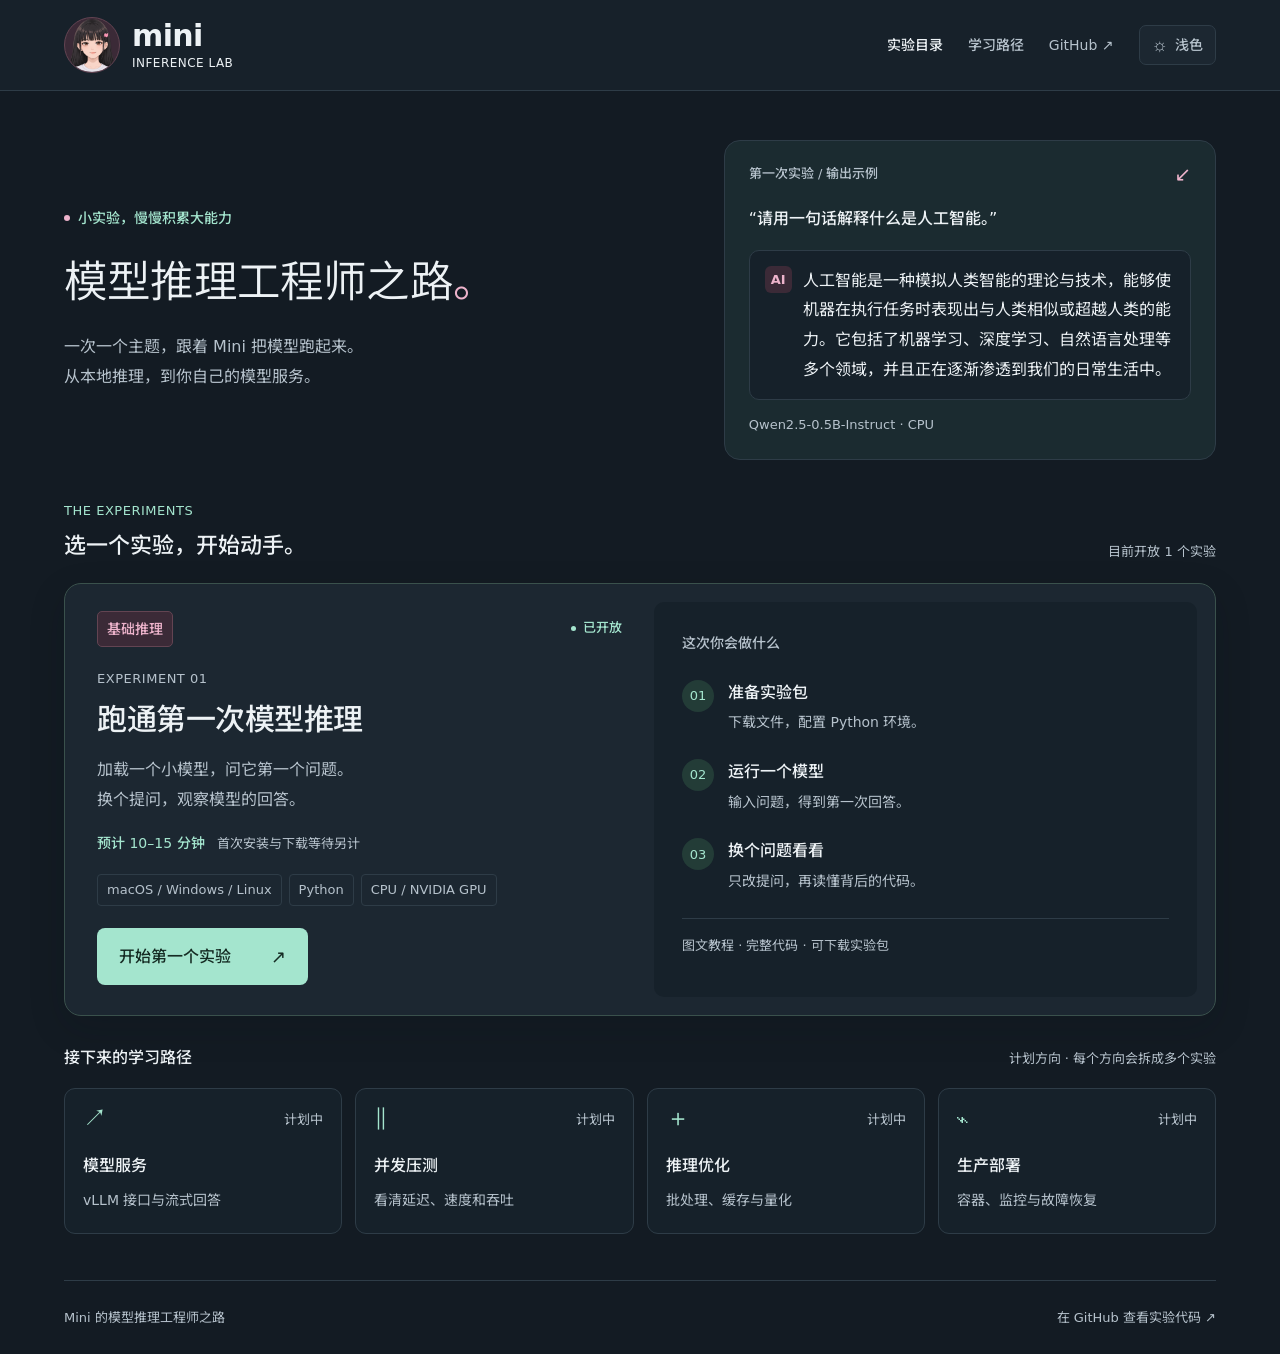
<file: docs/index.html>
<!doctype html>
<html lang="zh-CN" data-theme="dark">
<head>
  <meta charset="utf-8">
  <meta name="viewport" content="width=device-width, initial-scale=1">
  <meta name="theme-color" content="#131b23">
  <meta name="description" content="Mini 的模型推理工程师之路：一次一个小实验，图文教程、运行代码与实验包。">
  <title>课程目录 · Mini 的模型推理工程师之路</title>
  <link rel="canonical" href="https://newbdez33.github.io/mini-inference-lab/">
  <link rel="icon" href="assets/mini-head.png" type="image/png">
  <link rel="preload" href="assets/fonts/noto-sans-sc-lab.woff2" as="font" type="font/woff2" crossorigin>
  <script src="assets/theme.js?v=ef3ef90701ad"></script>
  <link rel="stylesheet" href="assets/site.css?v=419fb326dd50">
</head>
<body class="catalog-page">
  <a class="skip-link" href="#catalog">跳到实验目录</a>
  <header class="site-header">
    <a class="brand" href="./" aria-label="Mini Inference Lab 首页"><span class="avatar"><img src="assets/mini-head.png" alt="" width="56" height="56"></span><span>mini<span class="brand-sub">INFERENCE LAB</span></span></a>
    <nav aria-label="主导航">
      <a class="nav-catalog" href="#catalog" aria-current="page">实验目录</a>
      <a class="nav-roadmap" href="#roadmap">学习路径</a>
      <a class="nav-github" href="https://github.com/newbdez33/mini-inference-lab" target="_blank" rel="noopener">GitHub ↗</a>
      <button class="theme-toggle" type="button" aria-label="切换为浅色主题"><span data-theme-icon aria-hidden="true">☼</span><span data-theme-label>浅色</span></button>
    </nav>
  </header>
  <main class="lab-layout">
    <section class="lab-hero" aria-labelledby="page-title">
      <div class="lab-hero-copy">
        <p class="eyebrow"><span class="hero-dot" aria-hidden="true"></span> 小实验，慢慢积累大能力</p>
        <h1 id="page-title"><span class="title-phrase">模型推理</span><wbr><span class="title-phrase">工程师之路<span class="accent">。</span></span></h1>
        <p>一次一个主题，跟着 Mini 把模型跑起来。<br>从本地推理，到你自己的模型服务。</p>
      </div>
      <div class="lab-sample">
        <div class="sample-label"><span>第一次实验 / 输出示例</span><span aria-hidden="true">↙</span></div>
        <p class="sample-question">“请用一句话解释什么是人工智能。”</p>
        <div class="sample-answer"><span class="model-symbol" aria-hidden="true">AI</span><p>人工智能是一种模拟人类智能的理论与技术，能够使机器在执行任务时表现出与人类相似或超越人类的能力。它包括了机器学习、深度学习、自然语言处理等多个领域，并且正在逐渐渗透到我们的日常生活中。</p></div>
        <span class="sample-model">Qwen2.5-0.5B-Instruct · CPU</span>
      </div>
    </section>
    <section id="catalog" class="lab-catalog" aria-labelledby="catalog-title">
      <div class="section-label"><div><p class="eyebrow">THE EXPERIMENTS</p><h2 id="catalog-title">选一个实验，开始动手。</h2></div><span>目前开放 1 个实验</span></div>
      <article class="lab-feature">
        <div class="lab-feature-copy">
          <div class="feature-eyebrow"><span class="chapter-label">基础推理</span><span class="status-dot">已开放</span></div>
          <p class="feature-number">EXPERIMENT 01</p>
          <h3>跑通第一次模型推理</h3>
          <p class="lesson-copy">加载一个小模型，问它第一个问题。<br>换个提问，观察模型的回答。</p>
          <p class="experiment-time"><strong>预计 10–15 分钟</strong><span>首次安装与下载等待另计</span></p>
          <ul class="tags" aria-label="实验环境"><li>macOS / Windows / Linux</li><li>Python</li><li>CPU / NVIDIA GPU</li></ul>
          <a class="button" href="1/">开始第一个实验 <span aria-hidden="true">↗</span></a>
        </div>
        <div class="lab-recipe">
          <span class="recipe-title">这次你会做什么</span>
          <ol>
            <li><span>01</span><div><strong>准备实验包</strong><p>下载文件，配置 Python 环境。</p></div></li>
            <li><span>02</span><div><strong>运行一个模型</strong><p>输入问题，得到第一次回答。</p></div></li>
            <li><span>03</span><div><strong>换个问题看看</strong><p>只改提问，再读懂背后的代码。</p></div></li>
          </ol>
          <p class="recipe-bottom">图文教程 · 完整代码 · 可下载实验包</p>
        </div>
      </article>
    </section>
    <section id="roadmap" class="lab-roadmap" aria-labelledby="roadmap-title">
      <div class="planned-heading"><h2 id="roadmap-title">接下来的学习路径</h2><span>计划方向 · 每个方向会拆成多个实验</span></div>
      <div class="path-grid">
        <article><div class="path-top"><span class="path-icon" aria-hidden="true">↗</span><span>计划中</span></div><h3>模型服务</h3><p>vLLM 接口与流式回答</p></article>
        <article><div class="path-top"><span class="path-icon" aria-hidden="true">∥</span><span>计划中</span></div><h3>并发压测</h3><p>看清延迟、速度和吞吐</p></article>
        <article><div class="path-top"><span class="path-icon" aria-hidden="true">＋</span><span>计划中</span></div><h3>推理优化</h3><p>批处理、缓存与量化</p></article>
        <article><div class="path-top"><span class="path-icon" aria-hidden="true">⌁</span><span>计划中</span></div><h3>生产部署</h3><p>容器、监控与故障恢复</p></article>
      </div>
    </section>
  </main>
  <footer class="site-footer"><span>Mini 的模型推理工程师之路</span><a href="https://github.com/newbdez33/mini-inference-lab" target="_blank" rel="noopener">在 GitHub 查看实验代码 ↗</a></footer>
</body>
</html>
</file>
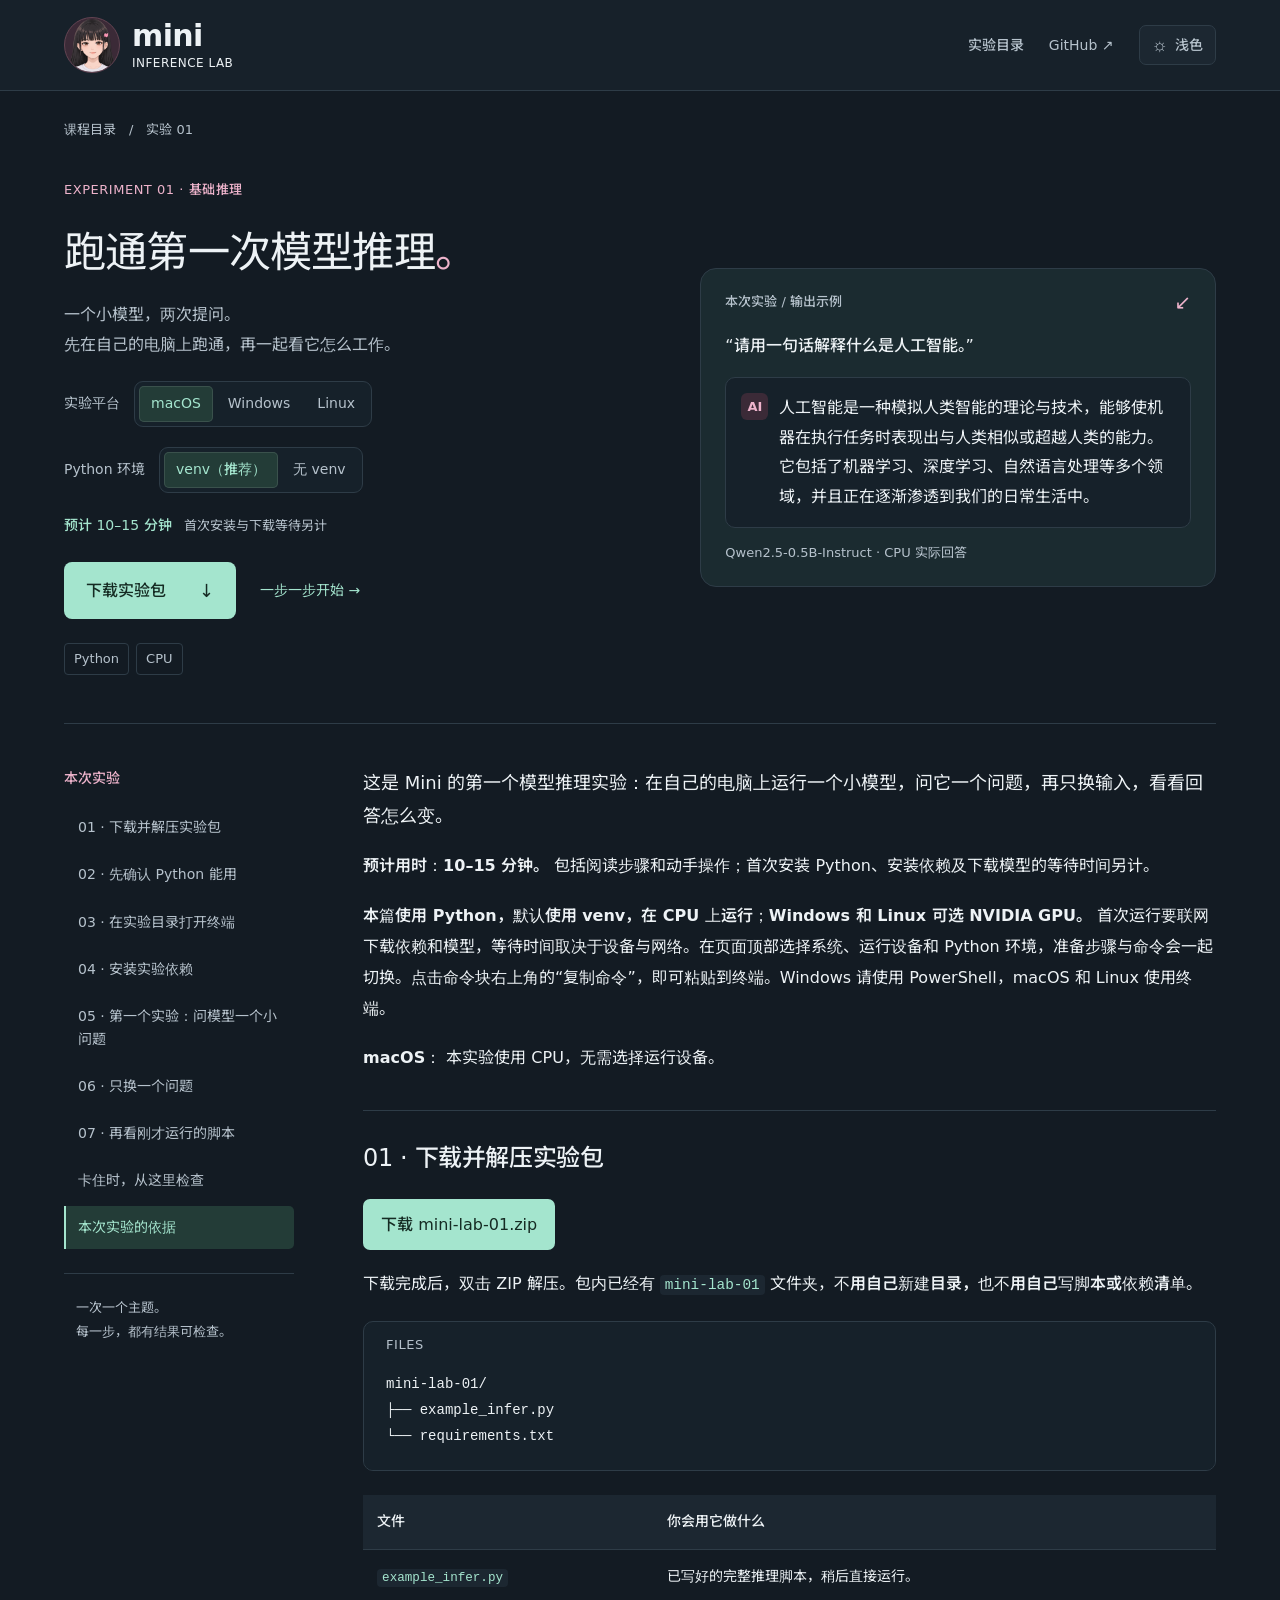
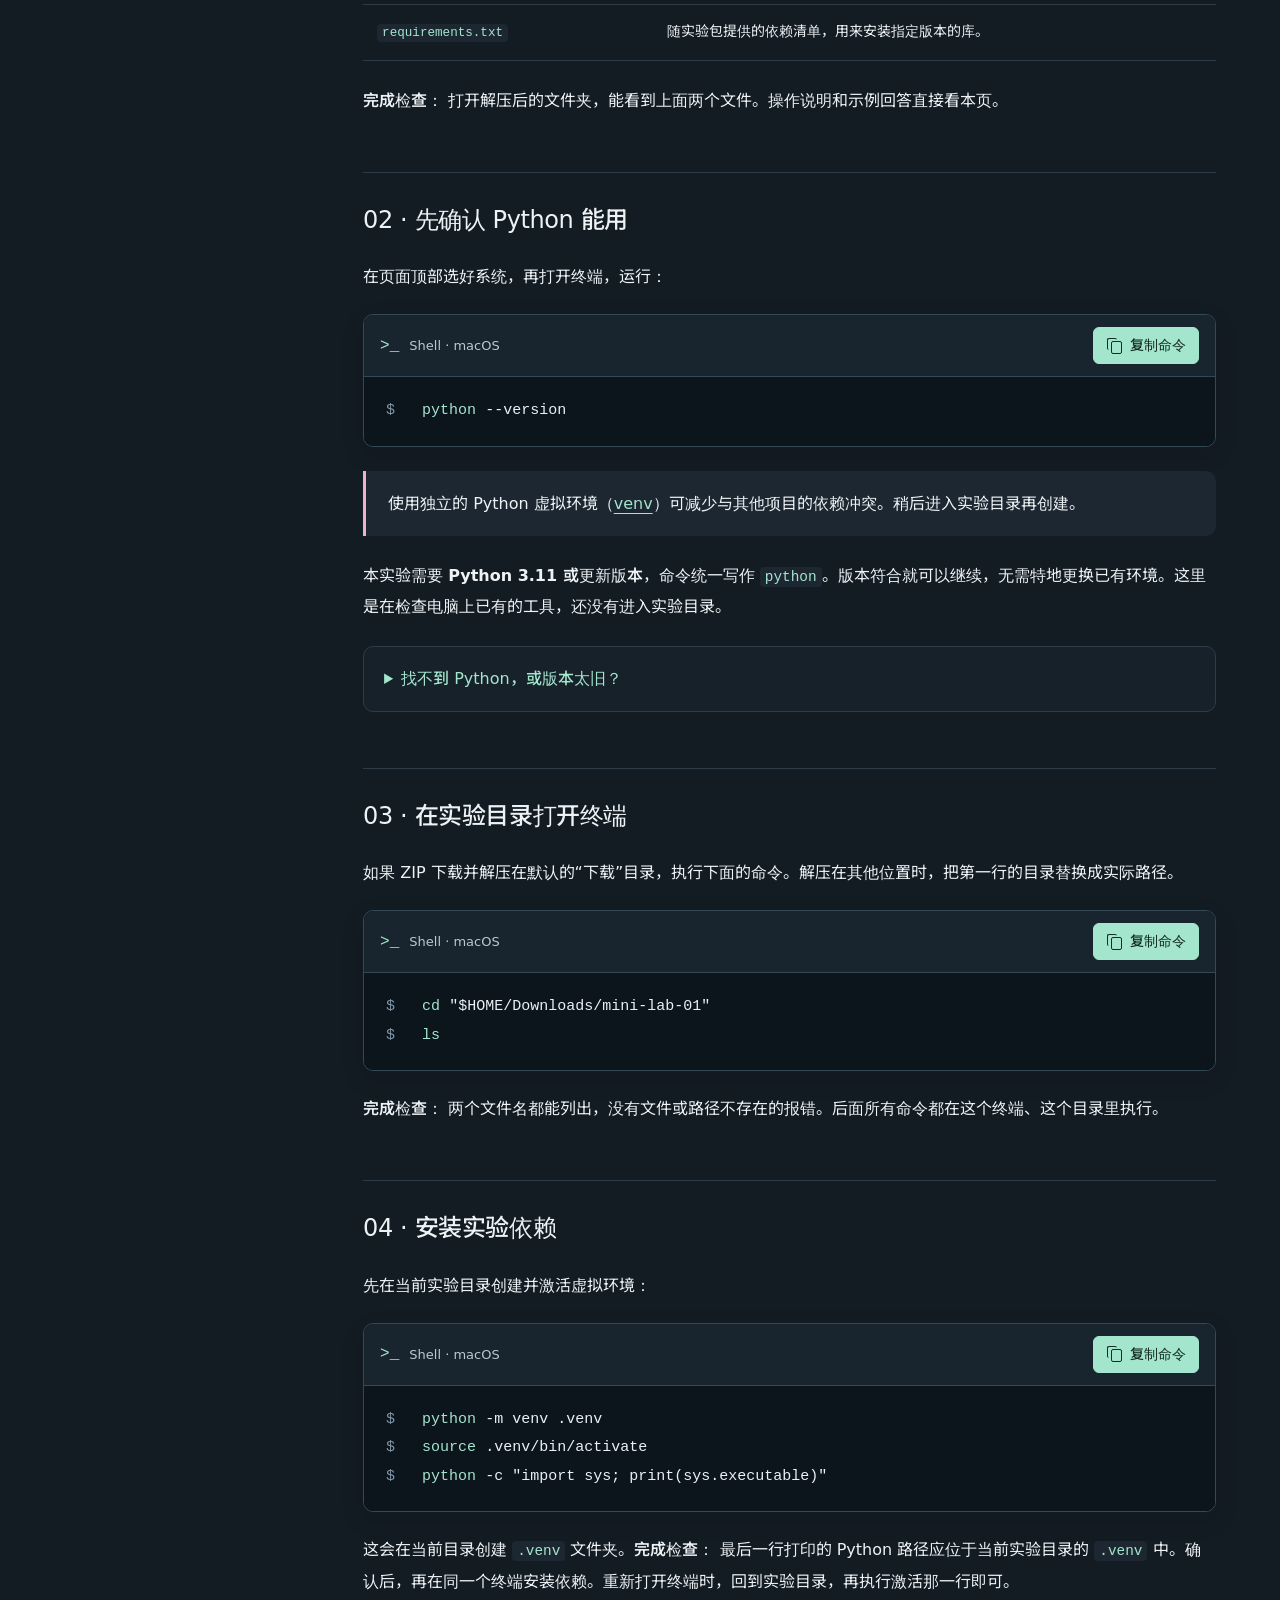
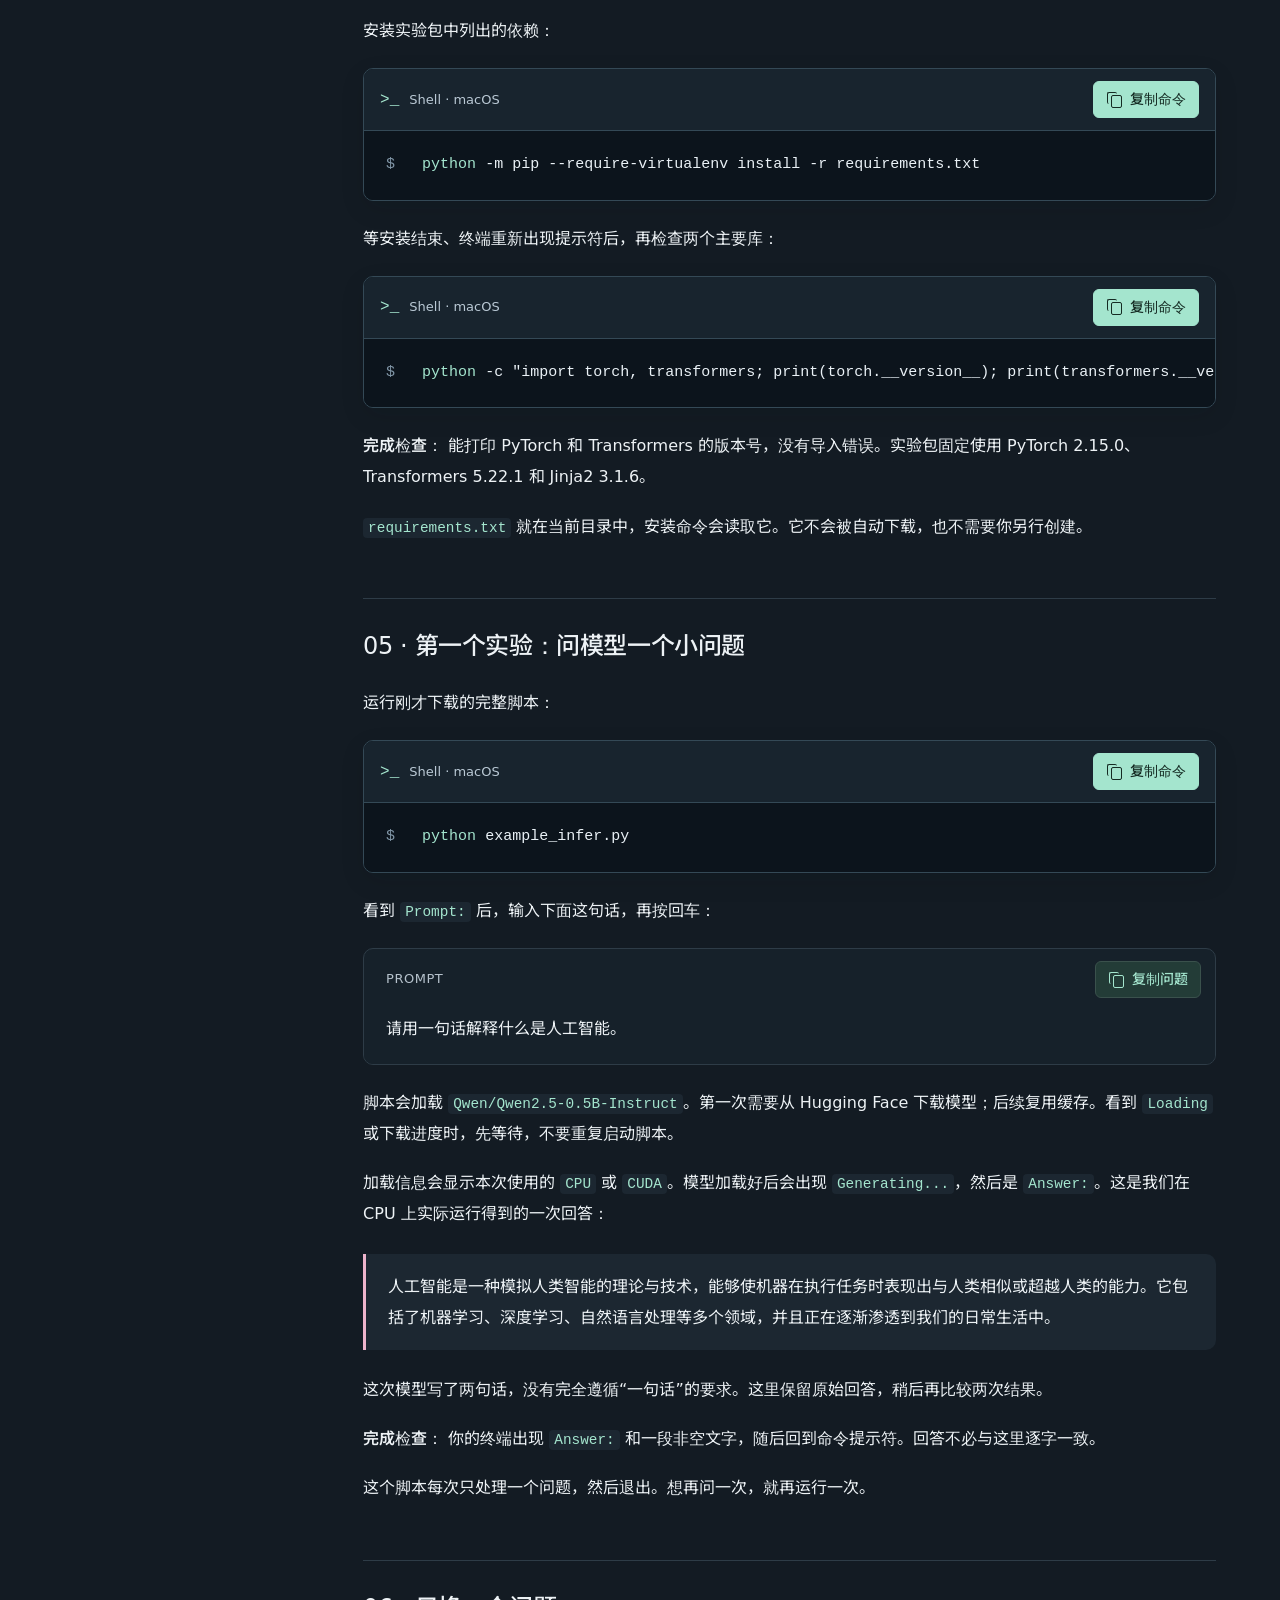
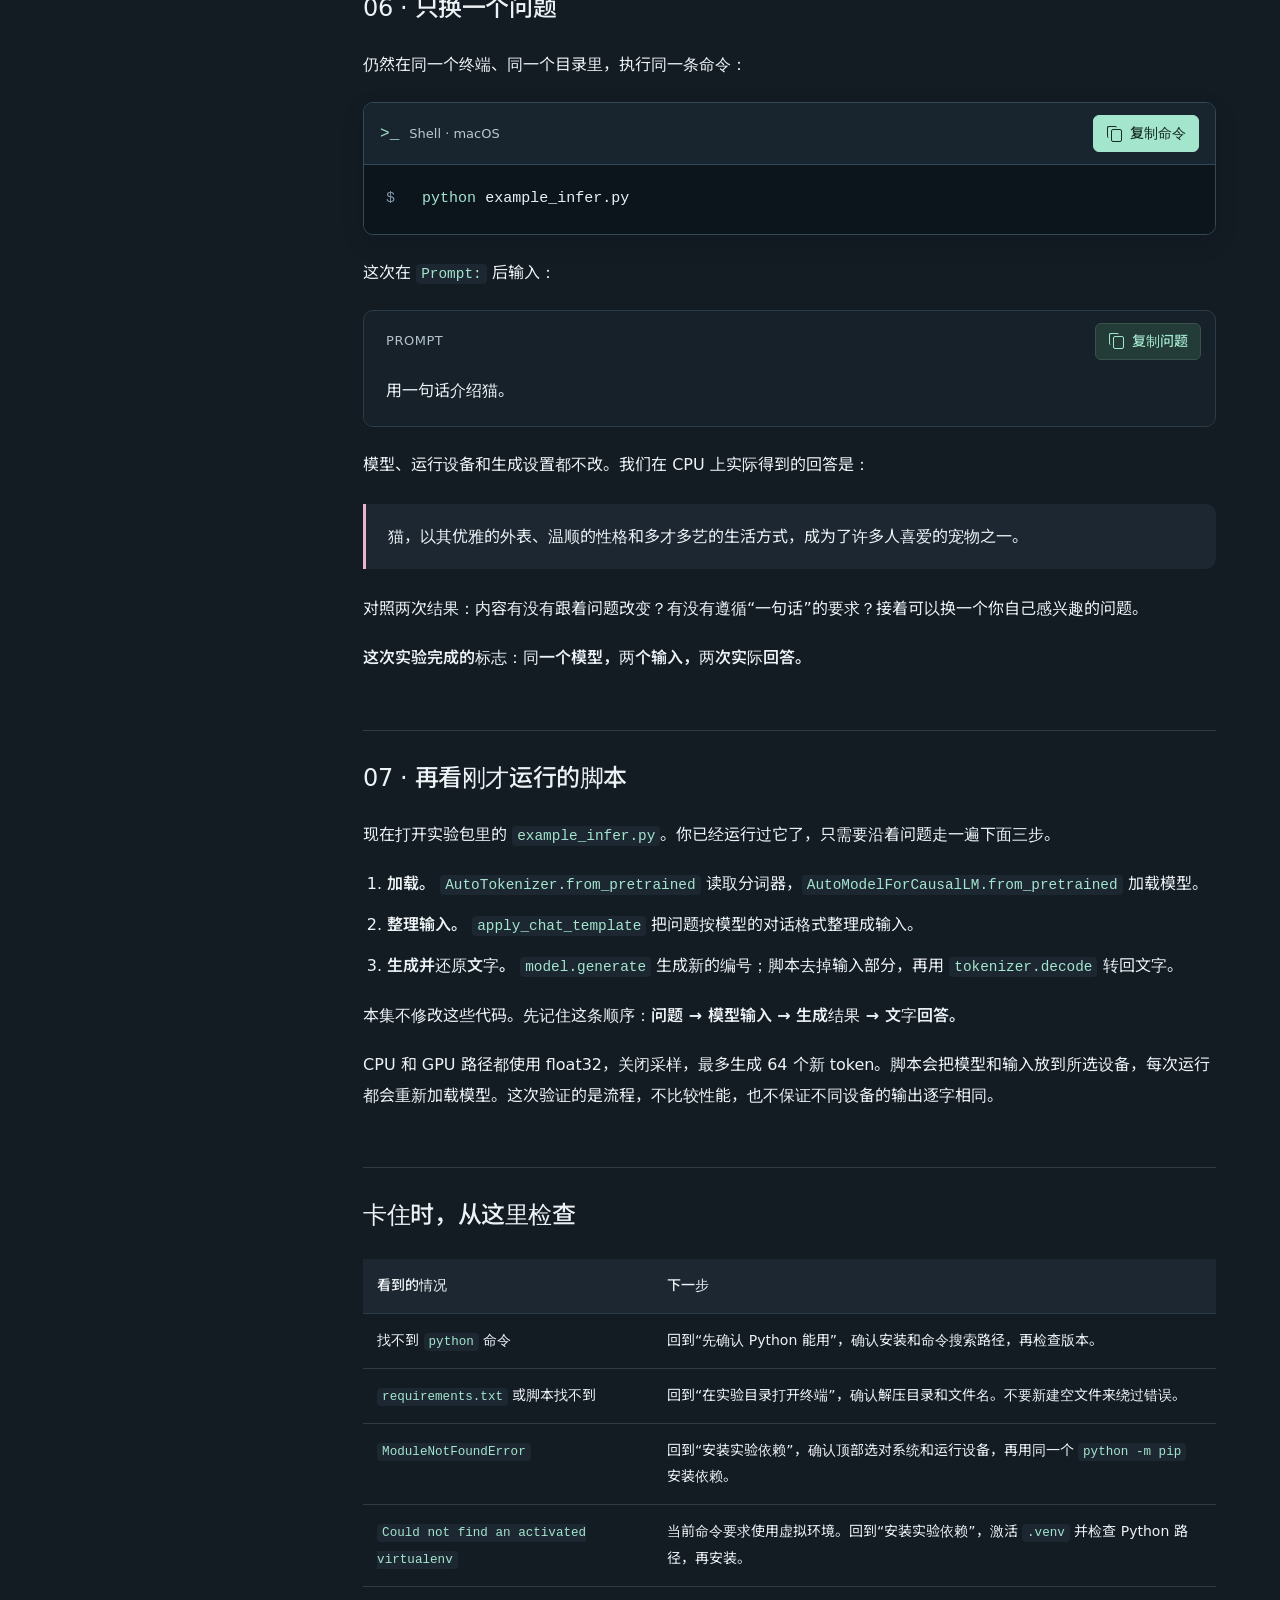
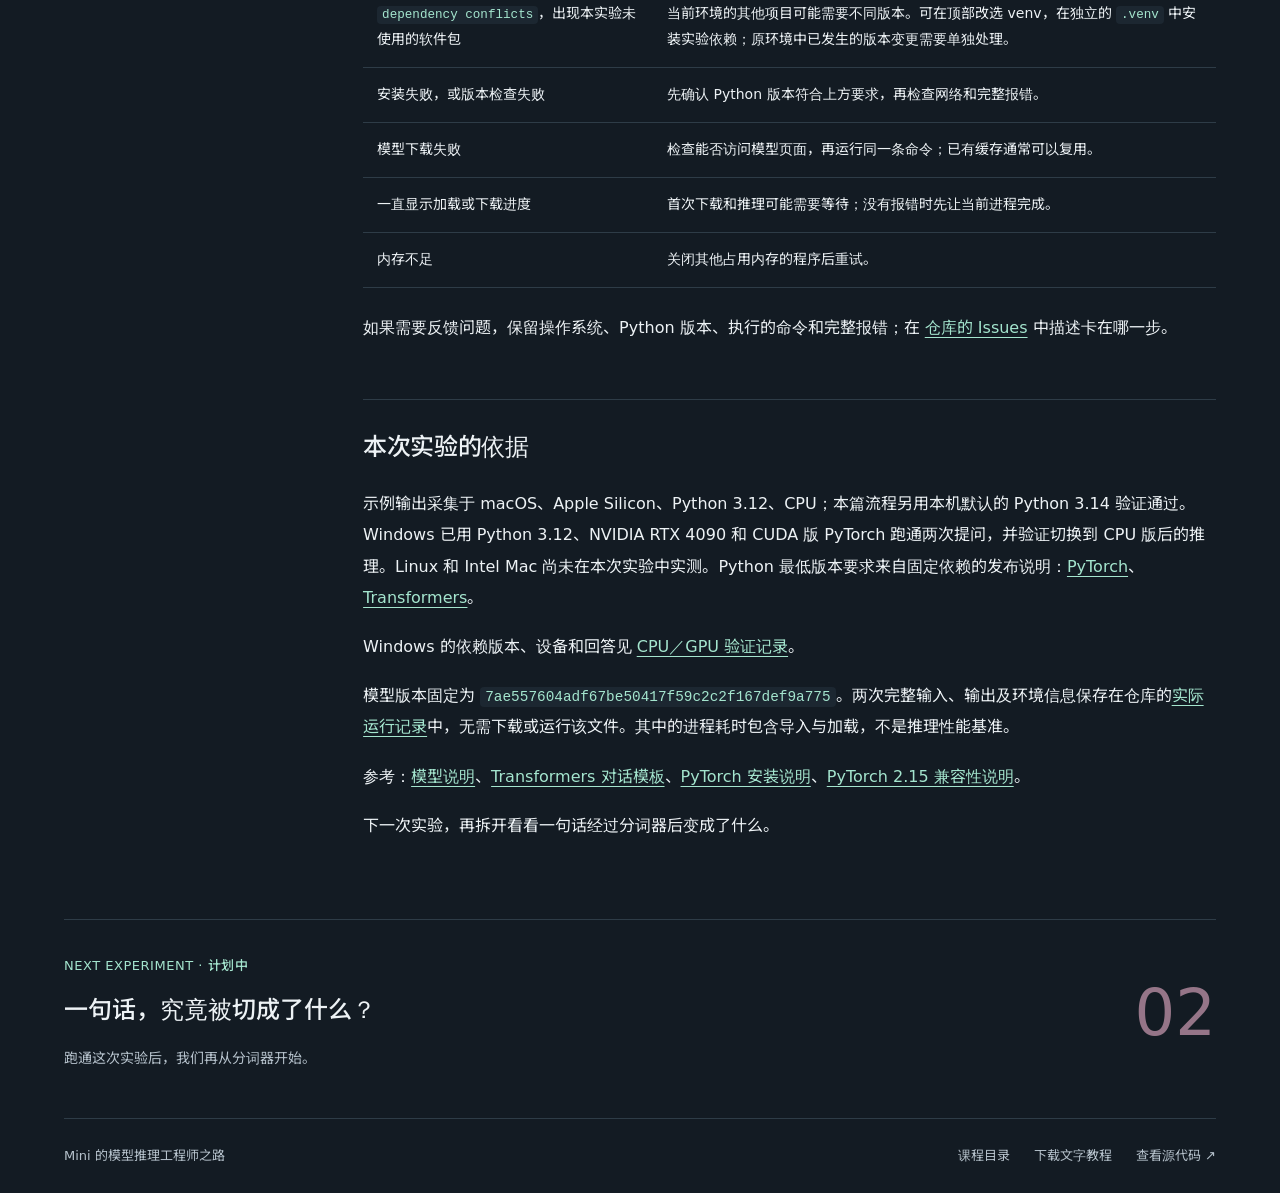
<file: docs/1/index.html>
<!doctype html>
<html lang="zh-CN" data-theme="dark">
<head>
  <meta charset="utf-8">
  <meta name="viewport" content="width=device-width, initial-scale=1">
  <meta name="theme-color" content="#131b23">
  <meta name="description" content="Mini 的第一个模型推理实验：下载实验包，准备 Python，在 CPU 或 NVIDIA GPU 上运行小模型，再换一个问题。">
  <title>跑通第一次模型推理 · Mini 的模型推理工程师之路</title>
  <link rel="canonical" href="https://newbdez33.github.io/mini-inference-lab/1/">
  <link rel="icon" href="../assets/mini-head.png" type="image/png">
  <link rel="preload" href="../assets/fonts/noto-sans-sc-lab.woff2" as="font" type="font/woff2" crossorigin>
  <script src="../assets/theme.js?v=ef3ef90701ad"></script>
  <link rel="stylesheet" href="../assets/site.css?v=419fb326dd50">
  <script src="../assets/site.js?v=951225164a22" defer></script>
</head>
<body class="lesson-page">
  <a class="skip-link" href="#tutorial">跳到教程正文</a>
  <header class="site-header">
    <a class="brand" href="../" aria-label="返回课程目录"><span class="avatar"><img src="../assets/mini-head.png" alt="" width="56" height="56"></span><span>mini<span class="brand-sub">INFERENCE LAB</span></span></a>
    <nav aria-label="主导航">
      <a class="nav-catalog" href="../#catalog">实验目录</a>
      <a class="nav-github" href="https://github.com/newbdez33/mini-inference-lab" target="_blank" rel="noopener">GitHub ↗</a>
      <button class="theme-toggle" type="button" aria-label="切换为浅色主题"><span data-theme-icon aria-hidden="true">☼</span><span data-theme-label>浅色</span></button>
    </nav>
  </header>
  <main class="lesson-layout">
    <nav class="breadcrumb" aria-label="课程位置"><a href="../">课程目录</a><span aria-hidden="true">/</span><span aria-current="page">实验 01</span></nav>
    <section class="lesson-hero" aria-labelledby="page-title">
      <div class="hero-copy">
        <p class="eyebrow">EXPERIMENT 01 · 基础推理</p>
        <h1 id="page-title">跑通第一次模型推理<span class="accent">。</span></h1>
        <p class="hero-description">一个小模型，两次提问。<br>先在自己的电脑上跑通，再一起看它怎么工作。</p>
        <div class="platform-switcher" hidden>
          <span id="platform-label">实验平台</span>
          <div class="platform-options" role="radiogroup" aria-labelledby="platform-label">
            <button type="button" role="radio" data-platform="macos" aria-checked="true">macOS</button>
            <button type="button" role="radio" data-platform="windows" aria-checked="false" tabindex="-1">Windows</button>
            <button type="button" role="radio" data-platform="linux" aria-checked="false" tabindex="-1">Linux</button>
          </div>
        </div>
        <div class="device-switcher" hidden>
          <span id="device-label">运行设备</span>
          <div class="device-options" role="radiogroup" aria-labelledby="device-label">
            <button type="button" role="radio" data-device="cpu" aria-checked="true">CPU</button>
            <button type="button" role="radio" data-device="cuda" aria-checked="false" tabindex="-1">GPU · NVIDIA CUDA</button>
          </div>
        </div>
        <div class="environment-switcher" hidden>
          <span id="environment-label">Python 环境</span>
          <div class="environment-options" role="radiogroup" aria-labelledby="environment-label">
            <button type="button" role="radio" data-environment="venv" aria-checked="true">venv（推荐）</button>
            <button type="button" role="radio" data-environment="current" aria-checked="false" tabindex="-1">无 venv</button>
          </div>
        </div>
        <p class="experiment-time"><strong>预计 10–15 分钟</strong><span>首次安装与下载等待另计</span></p>
        <div class="hero-actions"><a class="button" href="../downloads/mini-lab-01.zip" download>下载实验包 <span aria-hidden="true">↓</span></a><a class="secondary-link" href="#download">一步一步开始 →</a></div>
        <ul class="tags" aria-label="实验环境"><li>Python</li><li data-device-label>CPU</li></ul>
      </div>
      <div class="lab-sample lesson-sample" aria-label="本次实验的真实输出示例">
        <div class="sample-label"><span>本次实验 / 输出示例</span><span aria-hidden="true">↙</span></div>
        <p class="sample-question">“请用一句话解释什么是人工智能。”</p>
        <div class="sample-answer"><span class="model-symbol" aria-hidden="true">AI</span><p>人工智能是一种模拟人类智能的理论与技术，能够使机器在执行任务时表现出与人类相似或超越人类的能力。它包括了机器学习、深度学习、自然语言处理等多个领域，并且正在逐渐渗透到我们的日常生活中。</p></div>
        <span class="sample-model">Qwen2.5-0.5B-Instruct · CPU 实际回答</span>
      </div>
    </section>
    <div class="tutorial-layout">
      <aside class="sidebar">
        <nav aria-label="教程目录"><p class="nav-label">本次实验</p><div class="toc">
<ul>
<li><a href="#01">01 · 下载并解压实验包</a></li>
<li><a href="#02-python">02 · 先确认 Python 能用</a></li>
<li><a href="#03">03 · 在实验目录打开终端</a></li>
<li><a href="#04">04 · 安装实验依赖</a></li>
<li><a href="#05">05 · 第一个实验：问模型一个小问题</a></li>
<li><a href="#06">06 · 只换一个问题</a></li>
<li><a href="#07">07 · 再看刚才运行的脚本</a></li>
<li><a href="#_1">卡住时，从这里检查</a></li>
<li><a href="#_2">本次实验的依据</a></li>
</ul>
</div>
</nav>
        <p class="sidebar-note">一次一个主题。<br>每一步，都有结果可检查。</p>
      </aside>
      <article id="tutorial" class="tutorial"><p>这是 Mini 的第一个模型推理实验：在自己的电脑上运行一个小模型，问它一个问题，再只换输入，看看回答怎么变。</p>
<p><strong>预计用时：10–15 分钟。</strong> 包括阅读步骤和动手操作；首次安装 Python、安装依赖及下载模型的等待时间另计。</p>
<p><strong>本篇使用 Python，默认使用 venv，在 CPU 上运行；Windows 和 Linux 可选 NVIDIA GPU。</strong> 首次运行要联网下载依赖和模型，等待时间取决于设备与网络。在页面顶部选择系统、运行设备和 Python 环境，准备步骤与命令会一起切换。点击命令块右上角的“复制命令”，即可粘贴到终端。Windows 请使用 PowerShell，macOS 和 Linux 使用终端。</p>
<div data-platforms="macos">
<p><strong>macOS：</strong> 本实验使用 CPU，无需选择运行设备。</p>
</div>
<div data-devices="cuda" data-platforms="windows linux">
<p><strong>GPU 模式：</strong> 需要受 <a href="https://github.com/pytorch/pytorch/blob/v2.15.0/RELEASE.md#release-compatibility-matrix">PyTorch 2.15 支持</a>的 NVIDIA 显卡，以及支持 CUDA 13.2 的驱动。不确定是否支持时，先选 CPU 完成实验。</p>
</div>
<p><a id="download"></a></p>
<h2 id="01">01 · 下载并解压实验包</h2>
<p><a href="../downloads/mini-lab-01.zip">下载 mini-lab-01.zip</a></p>
<p>下载完成后，双击 ZIP 解压。包内已经有 <code>mini-lab-01</code> 文件夹，<strong>不用自己新建目录，也不用自己写脚本或依赖清单</strong>。</p>
<pre><code class="language-text">mini-lab-01/
├── example_infer.py
└── requirements.txt
</code></pre>
<table>
<thead>
<tr>
<th>文件</th>
<th>你会用它做什么</th>
</tr>
</thead>
<tbody>
<tr>
<td><code>example_infer.py</code></td>
<td>已写好的完整推理脚本，稍后直接运行。</td>
</tr>
<tr>
<td><code>requirements.txt</code></td>
<td>随实验包提供的依赖清单，用来安装指定版本的库。</td>
</tr>
</tbody>
</table>
<p><strong>完成检查：</strong> 打开解压后的文件夹，能看到上面两个文件。操作说明和示例回答直接看本页。</p>
<p><a id="python"></a></p>
<h2 id="02-python">02 · 先确认 Python 能用</h2>
<p>在页面顶部选好系统，再打开终端，运行：</p>
<div class="platform-commands">
<div data-platforms="macos linux">
<p><strong>macOS · Linux</strong></p>
<pre><code class="language-sh">python --version
</code></pre>
</div>
<div data-platforms="windows">
<p><strong>Windows · PowerShell</strong></p>
<pre><code class="language-powershell">python --version
</code></pre>
</div>
</div>
<div data-environments="venv">
<blockquote>
<p>使用独立的 Python 虚拟环境（<a href="https://docs.python.org/zh-cn/3/library/venv.html">venv</a>）可减少与其他项目的依赖冲突。稍后进入实验目录再创建。</p>
</blockquote>
</div>
<div data-environments="current">
<blockquote>
<p>无 venv 时，依赖会安装到当前 Python 环境，可能影响其他项目。需要隔离时，可在顶部改选 <a href="https://docs.python.org/zh-cn/3/library/venv.html">venv</a>。</p>
</blockquote>
</div>
<p>本实验需要 <strong>Python 3.11 或更新版本</strong>，命令统一写作 <code>python</code>。版本符合就可以继续，无需特地更换已有环境。这里是在检查电脑上已有的工具，还没有进入实验目录。</p>
<details>
<summary>找不到 Python，或版本太旧？</summary>
<div data-platforms="macos">
<p><strong>macOS：</strong> 已有 Homebrew 时，可以执行 <code>brew install python</code>。如果仍找不到 <code>python</code>，在当前终端执行 <code>export PATH="$(brew --prefix python)/libexec/bin:$PATH"</code>，让终端找到 Homebrew 提供的命令。没有 Homebrew 时，先按 <a href="https://docs.brew.sh/Installation">Homebrew 官方安装说明</a>安装并完成 shell 配置。</p>
</div>
<div data-platforms="windows">
<p><strong>Windows：</strong> 按 <a href="https://docs.python.org/3/using/windows.html">Python 官方 Windows 说明</a>安装 Python，确认 <code>python</code> 已加入命令搜索路径，再重新打开 PowerShell。</p>
</div>
<div data-platforms="linux">
<p><strong>Linux：</strong> 按 <a href="https://docs.python.org/3/using/unix.html">Python 官方 Unix 说明</a>和发行版文档安装 Python 及 <code>python</code> 命令。Debian / Ubuntu 可通过 <a href="https://packages.debian.org/stable/python-is-python3">python-is-python3</a> 软件包提供这个命令。</p>
</div>
<p>也可以使用自己熟悉的 Python 管理工具。<strong>重新运行上面的版本检查，确认符合要求后再继续。</strong></p>
</details>
<p><a id="directory"></a></p>
<h2 id="03">03 · 在实验目录打开终端</h2>
<p>如果 ZIP 下载并解压在默认的“下载”目录，执行下面的命令。解压在其他位置时，把第一行的目录替换成实际路径。</p>
<div class="platform-commands">
<div data-platforms="macos linux">
<p><strong>macOS · Linux</strong></p>
<pre><code class="language-sh">cd &quot;$HOME/Downloads/mini-lab-01&quot;
ls
</code></pre>
</div>
<div data-platforms="windows">
<p><strong>Windows · PowerShell</strong></p>
<pre><code class="language-powershell">cd &quot;$HOME\Downloads\mini-lab-01&quot;
dir
</code></pre>
</div>
</div>
<p><strong>完成检查：</strong> 两个文件名都能列出，没有文件或路径不存在的报错。后面所有命令都在这个终端、这个目录里执行。</p>
<p><a id="environment"></a></p>
<h2 id="04">04 · 安装实验依赖</h2>
<div data-environments="venv">
<p>先在当前实验目录创建并激活虚拟环境：</p>
<div class="platform-commands">
<div data-platforms="macos linux">
<p><strong>macOS · Linux</strong></p>
<pre><code class="language-sh">python -m venv .venv
source .venv/bin/activate
python -c &quot;import sys; print(sys.executable)&quot;
</code></pre>
</div>
<div data-platforms="windows">
<p><strong>Windows · PowerShell</strong></p>
<pre><code class="language-powershell">python -m venv .venv
.\.venv\Scripts\Activate.ps1
python -c &quot;import sys; print(sys.executable)&quot;
</code></pre>
</div>
</div>
<p>这会在当前目录创建 <code>.venv</code> 文件夹。<strong>完成检查：</strong> 最后一行打印的 Python 路径应位于当前实验目录的 <code>.venv</code> 中。确认后，再在同一个终端安装依赖。重新打开终端时，回到实验目录，再执行激活那一行即可。</p>
</div>
<div data-environments="current">
<p>当前选择无 venv，直接使用当前 Python 安装依赖。如果此前已激活本实验的 <code>.venv</code>，先执行 <code>deactivate</code>。</p>
</div>
<p>安装实验包中列出的依赖：</p>
<div class="platform-commands" data-venv-install="data-venv-install">
<div data-platforms="macos">
<p><strong>macOS</strong></p>
<pre><code class="language-sh">python -m pip --require-virtualenv install -r requirements.txt
</code></pre>
</div>
<div data-devices="cpu" data-platforms="windows">
<p><strong>Windows · PowerShell · CPU</strong></p>
<pre><code class="language-powershell">python -m pip --require-virtualenv install torch==2.15.0+cpu --index-url https://download.pytorch.org/whl/cpu
python -m pip --require-virtualenv install -r requirements.txt
</code></pre>
<p>先安装 CPU 版 PyTorch，再安装其余依赖。</p>
</div>
<div data-devices="cpu" data-platforms="linux">
<p><strong>Linux · CPU</strong></p>
<pre><code class="language-sh">python -m pip --require-virtualenv install torch==2.15.0+cpu --index-url https://download.pytorch.org/whl/cpu
python -m pip --require-virtualenv install -r requirements.txt
</code></pre>
<p>先安装 CPU 版 PyTorch，再安装其余依赖。</p>
</div>
<div data-devices="cuda" data-platforms="windows">
<p><strong>Windows · PowerShell · NVIDIA GPU</strong></p>
<pre><code class="language-powershell">nvidia-smi
python -m pip --require-virtualenv install torch==2.15.0+cu132 --index-url https://download.pytorch.org/whl/cu132
python -m pip --require-virtualenv install -r requirements.txt
</code></pre>
<p>先确认第一条命令能显示 NVIDIA 显卡和驱动信息，再安装 CUDA 版 PyTorch。更换 CPU／GPU 选项后，需要重新执行对应的安装命令。</p>
</div>
<div data-devices="cuda" data-platforms="linux">
<p><strong>Linux · NVIDIA GPU</strong></p>
<pre><code class="language-sh">nvidia-smi
python -m pip --require-virtualenv install torch==2.15.0+cu132 --index-url https://download.pytorch.org/whl/cu132
python -m pip --require-virtualenv install -r requirements.txt
</code></pre>
<p>先确认第一条命令能显示 NVIDIA 显卡和驱动信息，再安装 CUDA 版 PyTorch。更换 CPU／GPU 选项后，需要重新执行对应的安装命令。</p>
</div>
</div>
<p>等安装结束、终端重新出现提示符后，再检查两个主要库：</p>
<div class="platform-commands">
<div data-devices="cpu" data-platforms="macos linux">
<p><strong>macOS · Linux</strong></p>
<pre><code class="language-sh">python -c &quot;import torch, transformers; print(torch.__version__); print(transformers.__version__)&quot;
</code></pre>
</div>
<div data-devices="cpu" data-platforms="windows">
<p><strong>Windows · PowerShell</strong></p>
<pre><code class="language-powershell">python -c &quot;import torch, transformers; print(torch.__version__); print(transformers.__version__)&quot;
</code></pre>
</div>
<div data-devices="cuda" data-platforms="windows">
<p><strong>Windows · PowerShell · NVIDIA GPU</strong></p>
<pre><code class="language-powershell">python -c &quot;import torch, transformers; print(torch.__version__); print(transformers.__version__)&quot;
python -c &quot;import torch; print('CUDA:', torch.cuda.is_available()); print(torch.ones(1, device='cuda')); print(torch.cuda.get_device_name(0))&quot;
</code></pre>
</div>
<div data-devices="cuda" data-platforms="linux">
<p><strong>Linux · NVIDIA GPU</strong></p>
<pre><code class="language-sh">python -c &quot;import torch, transformers; print(torch.__version__); print(transformers.__version__)&quot;
python -c &quot;import torch; print('CUDA:', torch.cuda.is_available()); print(torch.ones(1, device='cuda')); print(torch.cuda.get_device_name(0))&quot;
</code></pre>
</div>
</div>
<p><strong>完成检查：</strong> 能打印 PyTorch 和 Transformers 的版本号，没有导入错误。实验包固定使用 PyTorch 2.15.0、Transformers 5.22.1 和 Jinja2 3.1.6。</p>
<div data-devices="cuda" data-platforms="windows linux">
<p><strong>GPU 检查：</strong> 还要看到 <code>CUDA: True</code>、带 <code>device='cuda:0'</code> 的张量和显卡名称，且没有报错。只看到 <code>nvidia-smi</code> 成功还不够。检查失败时，先修复驱动或改选 CPU，并重新安装对应依赖。</p>
</div>
<p><code>requirements.txt</code> 就在当前目录中，安装命令会读取它。它不会被自动下载，也不需要你另行创建。</p>
<p><a id="first-run"></a></p>
<h2 id="05">05 · 第一个实验：问模型一个小问题</h2>
<p>运行刚才下载的完整脚本：</p>
<div class="platform-commands">
<div data-devices="cpu" data-platforms="macos linux">
<p><strong>macOS · Linux · CPU</strong></p>
<pre><code class="language-sh">python example_infer.py
</code></pre>
</div>
<div data-devices="cpu" data-platforms="windows">
<p><strong>Windows · PowerShell · CPU</strong></p>
<pre><code class="language-powershell">python example_infer.py
</code></pre>
</div>
<div data-devices="cuda" data-platforms="windows">
<p><strong>Windows · PowerShell · NVIDIA GPU</strong></p>
<pre><code class="language-powershell">python example_infer.py --device cuda
</code></pre>
</div>
<div data-devices="cuda" data-platforms="linux">
<p><strong>Linux · NVIDIA GPU</strong></p>
<pre><code class="language-sh">python example_infer.py --device cuda
</code></pre>
</div>
</div>
<p>看到 <code>Prompt:</code> 后，输入下面这句话，再按回车：</p>
<pre><code class="language-text">请用一句话解释什么是人工智能。
</code></pre>
<p>脚本会加载 <code>Qwen/Qwen2.5-0.5B-Instruct</code>。第一次需要从 Hugging Face 下载模型；后续复用缓存。看到 <code>Loading</code> 或下载进度时，先等待，不要重复启动脚本。</p>
<p>加载信息会显示本次使用的 <code>CPU</code> 或 <code>CUDA</code>。模型加载好后会出现 <code>Generating...</code>，然后是 <code>Answer:</code>。这是我们在 CPU 上实际运行得到的一次回答：</p>
<blockquote>
<p>人工智能是一种模拟人类智能的理论与技术，能够使机器在执行任务时表现出与人类相似或超越人类的能力。它包括了机器学习、深度学习、自然语言处理等多个领域，并且正在逐渐渗透到我们的日常生活中。</p>
</blockquote>
<p>这次模型写了两句话，没有完全遵循“一句话”的要求。这里保留原始回答，稍后再比较两次结果。</p>
<p><strong>完成检查：</strong> 你的终端出现 <code>Answer:</code> 和一段非空文字，随后回到命令提示符。回答不必与这里逐字一致。</p>
<p>这个脚本每次只处理一个问题，然后退出。想再问一次，就再运行一次。</p>
<p><a id="second-run"></a></p>
<h2 id="06">06 · 只换一个问题</h2>
<p>仍然在同一个终端、同一个目录里，执行同一条命令：</p>
<div class="platform-commands">
<div data-devices="cpu" data-platforms="macos linux">
<p><strong>macOS · Linux · CPU</strong></p>
<pre><code class="language-sh">python example_infer.py
</code></pre>
</div>
<div data-devices="cpu" data-platforms="windows">
<p><strong>Windows · PowerShell · CPU</strong></p>
<pre><code class="language-powershell">python example_infer.py
</code></pre>
</div>
<div data-devices="cuda" data-platforms="windows">
<p><strong>Windows · PowerShell · NVIDIA GPU</strong></p>
<pre><code class="language-powershell">python example_infer.py --device cuda
</code></pre>
</div>
<div data-devices="cuda" data-platforms="linux">
<p><strong>Linux · NVIDIA GPU</strong></p>
<pre><code class="language-sh">python example_infer.py --device cuda
</code></pre>
</div>
</div>
<p>这次在 <code>Prompt:</code> 后输入：</p>
<pre><code class="language-text">用一句话介绍猫。
</code></pre>
<p>模型、运行设备和生成设置都不改。我们在 CPU 上实际得到的回答是：</p>
<blockquote>
<p>猫，以其优雅的外表、温顺的性格和多才多艺的生活方式，成为了许多人喜爱的宠物之一。</p>
</blockquote>
<p>对照两次结果：内容有没有跟着问题改变？有没有遵循“一句话”的要求？接着可以换一个你自己感兴趣的问题。</p>
<p><strong>这次实验完成的标志：同一个模型，两个输入，两次实际回答。</strong></p>
<p><a id="code"></a></p>
<h2 id="07">07 · 再看刚才运行的脚本</h2>
<p>现在打开实验包里的 <code>example_infer.py</code>。你已经运行过它了，只需要沿着问题走一遍下面三步。</p>
<ol>
<li><strong>加载。</strong> <code>AutoTokenizer.from_pretrained</code> 读取分词器，<code>AutoModelForCausalLM.from_pretrained</code> 加载模型。</li>
<li><strong>整理输入。</strong> <code>apply_chat_template</code> 把问题按模型的对话格式整理成输入。</li>
<li><strong>生成并还原文字。</strong> <code>model.generate</code> 生成新的编号；脚本去掉输入部分，再用 <code>tokenizer.decode</code> 转回文字。</li>
</ol>
<p>本集不修改这些代码。先记住这条顺序：<strong>问题 → 模型输入 → 生成结果 → 文字回答。</strong></p>
<p>CPU 和 GPU 路径都使用 float32，关闭采样，最多生成 64 个新 token。脚本会把模型和输入放到所选设备，每次运行都会重新加载模型。这次验证的是流程，不比较性能，也不保证不同设备的输出逐字相同。</p>
<p><a id="help"></a></p>
<h2 id="_1">卡住时，从这里检查</h2>
<table>
<thead>
<tr>
<th>看到的情况</th>
<th>下一步</th>
</tr>
</thead>
<tbody>
<tr>
<td>找不到 <code>python</code> 命令</td>
<td>回到“先确认 Python 能用”，确认安装和命令搜索路径，再检查版本。</td>
</tr>
<tr>
<td><code>requirements.txt</code> 或脚本找不到</td>
<td>回到“在实验目录打开终端”，确认解压目录和文件名。不要新建空文件来绕过错误。</td>
</tr>
<tr>
<td><code>ModuleNotFoundError</code></td>
<td>回到“安装实验依赖”，确认顶部选对系统和运行设备，再用同一个 <code>python -m pip</code> 安装依赖。</td>
</tr>
<tr>
<td><code>Could not find an activated virtualenv</code></td>
<td>当前命令要求使用虚拟环境。回到“安装实验依赖”，激活 <code>.venv</code> 并检查 Python 路径，再安装。</td>
</tr>
<tr>
<td><code>dependency conflicts</code>，出现本实验未使用的软件包</td>
<td>当前环境的其他项目可能需要不同版本。可在顶部改选 venv，在独立的 <code>.venv</code> 中安装实验依赖；原环境中已发生的版本变更需要单独处理。</td>
</tr>
<tr>
<td>安装失败，或版本检查失败</td>
<td>先确认 Python 版本符合上方要求，再检查网络和完整报错。</td>
</tr>
<tr>
<td>模型下载失败</td>
<td>检查能否访问模型页面，再运行同一条命令；已有缓存通常可以复用。</td>
</tr>
<tr>
<td>一直显示加载或下载进度</td>
<td>首次下载和推理可能需要等待；没有报错时先让当前进程完成。</td>
</tr>
<tr>
<td>内存不足</td>
<td>关闭其他占用内存的程序后重试。</td>
</tr>
</tbody>
</table>
<div data-devices="cuda" data-platforms="windows linux">
<p><strong>GPU 相关错误：</strong> <code>CUDA is not available</code> 时，检查 NVIDIA 驱动和 CUDA 版 PyTorch；出现 <code>no kernel image</code> 时，检查显卡是否在当前版本的支持范围内。出现 <code>CUDA out of memory</code> 时，先关闭其他占用显存的程序。也可以在顶部改选 CPU，重新执行对应的安装、检查和运行命令。</p>
</div>
<p>如果需要反馈问题，保留操作系统、Python 版本、执行的命令和完整报错；在 <a href="https://github.com/newbdez33/mini-inference-lab/issues">仓库的 Issues</a> 中描述卡在哪一步。</p>
<p><a id="other-systems"></a>
<a id="references"></a></p>
<h2 id="_2">本次实验的依据</h2>
<p>示例输出采集于 macOS、Apple Silicon、Python 3.12、CPU；本篇流程另用本机默认的 Python 3.14 验证通过。Windows 已用 Python 3.12、NVIDIA RTX 4090 和 CUDA 版 PyTorch 跑通两次提问，并验证切换到 CPU 版后的推理。Linux 和 Intel Mac 尚未在本次实验中实测。Python 最低版本要求来自固定依赖的发布说明：<a href="https://pypi.org/project/torch/2.15.0/">PyTorch</a>、<a href="https://pypi.org/project/transformers/5.22.1/">Transformers</a>。</p>
<p>Windows 的依赖版本、设备和回答见 <a href="https://github.com/newbdez33/mini-inference-lab/blob/main/episode-01/device-validation.json">CPU／GPU 验证记录</a>。</p>
<p>模型版本固定为 <code>7ae557604adf67be50417f59c2c2f167def9a775</code>。两次完整输入、输出及环境信息保存在仓库的<a href="https://github.com/newbdez33/mini-inference-lab/blob/main/episode-01/terminal-recordings.json">实际运行记录</a>中，无需下载或运行该文件。其中的进程耗时包含导入与加载，不是推理性能基准。</p>
<p>参考：<a href="https://huggingface.co/Qwen/Qwen2.5-0.5B-Instruct">模型说明</a>、<a href="https://huggingface.co/docs/transformers/main/en/chat_templating">Transformers 对话模板</a>、<a href="https://pytorch.org/get-started/locally/">PyTorch 安装说明</a>、<a href="https://github.com/pytorch/pytorch/blob/v2.15.0/RELEASE.md#release-compatibility-matrix">PyTorch 2.15 兼容性说明</a>。</p>
<p>下一次实验，再拆开看看一句话经过分词器后变成了什么。</p></article>
    </div>
    <section class="next-experiment">
      <div><p class="eyebrow">NEXT EXPERIMENT · 计划中</p><h2>一句话，究竟被切成了什么？</h2><p>跑通这次实验后，我们再从分词器开始。</p></div><span aria-hidden="true">02</span>
    </section>
  </main>
  <footer class="site-footer"><span>Mini 的模型推理工程师之路</span><div><a href="../">课程目录</a><a href="../downloads/README.md">下载文字教程</a><a href="https://github.com/newbdez33/mini-inference-lab">查看源代码 ↗</a></div></footer>
  <div id="copy-status" class="sr-only" role="status" aria-live="polite"></div>
</body>
</html>
</file>
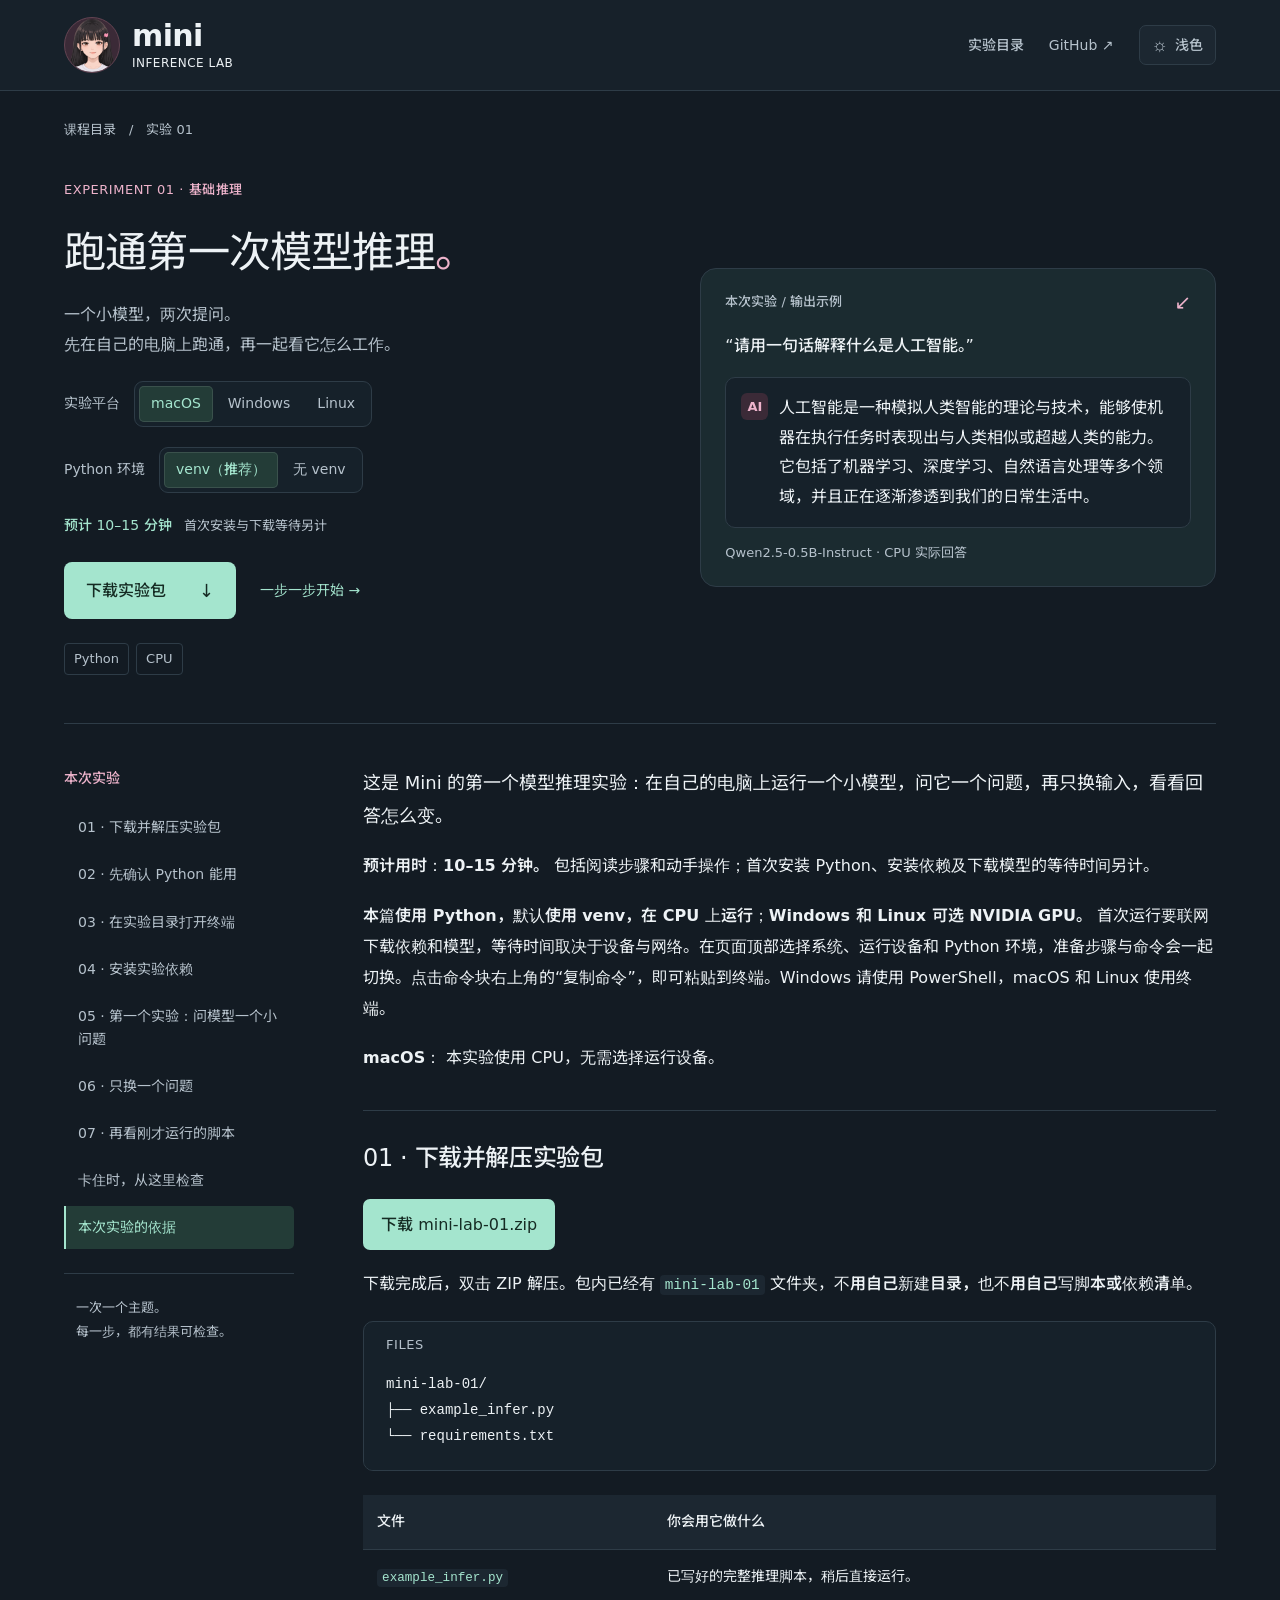
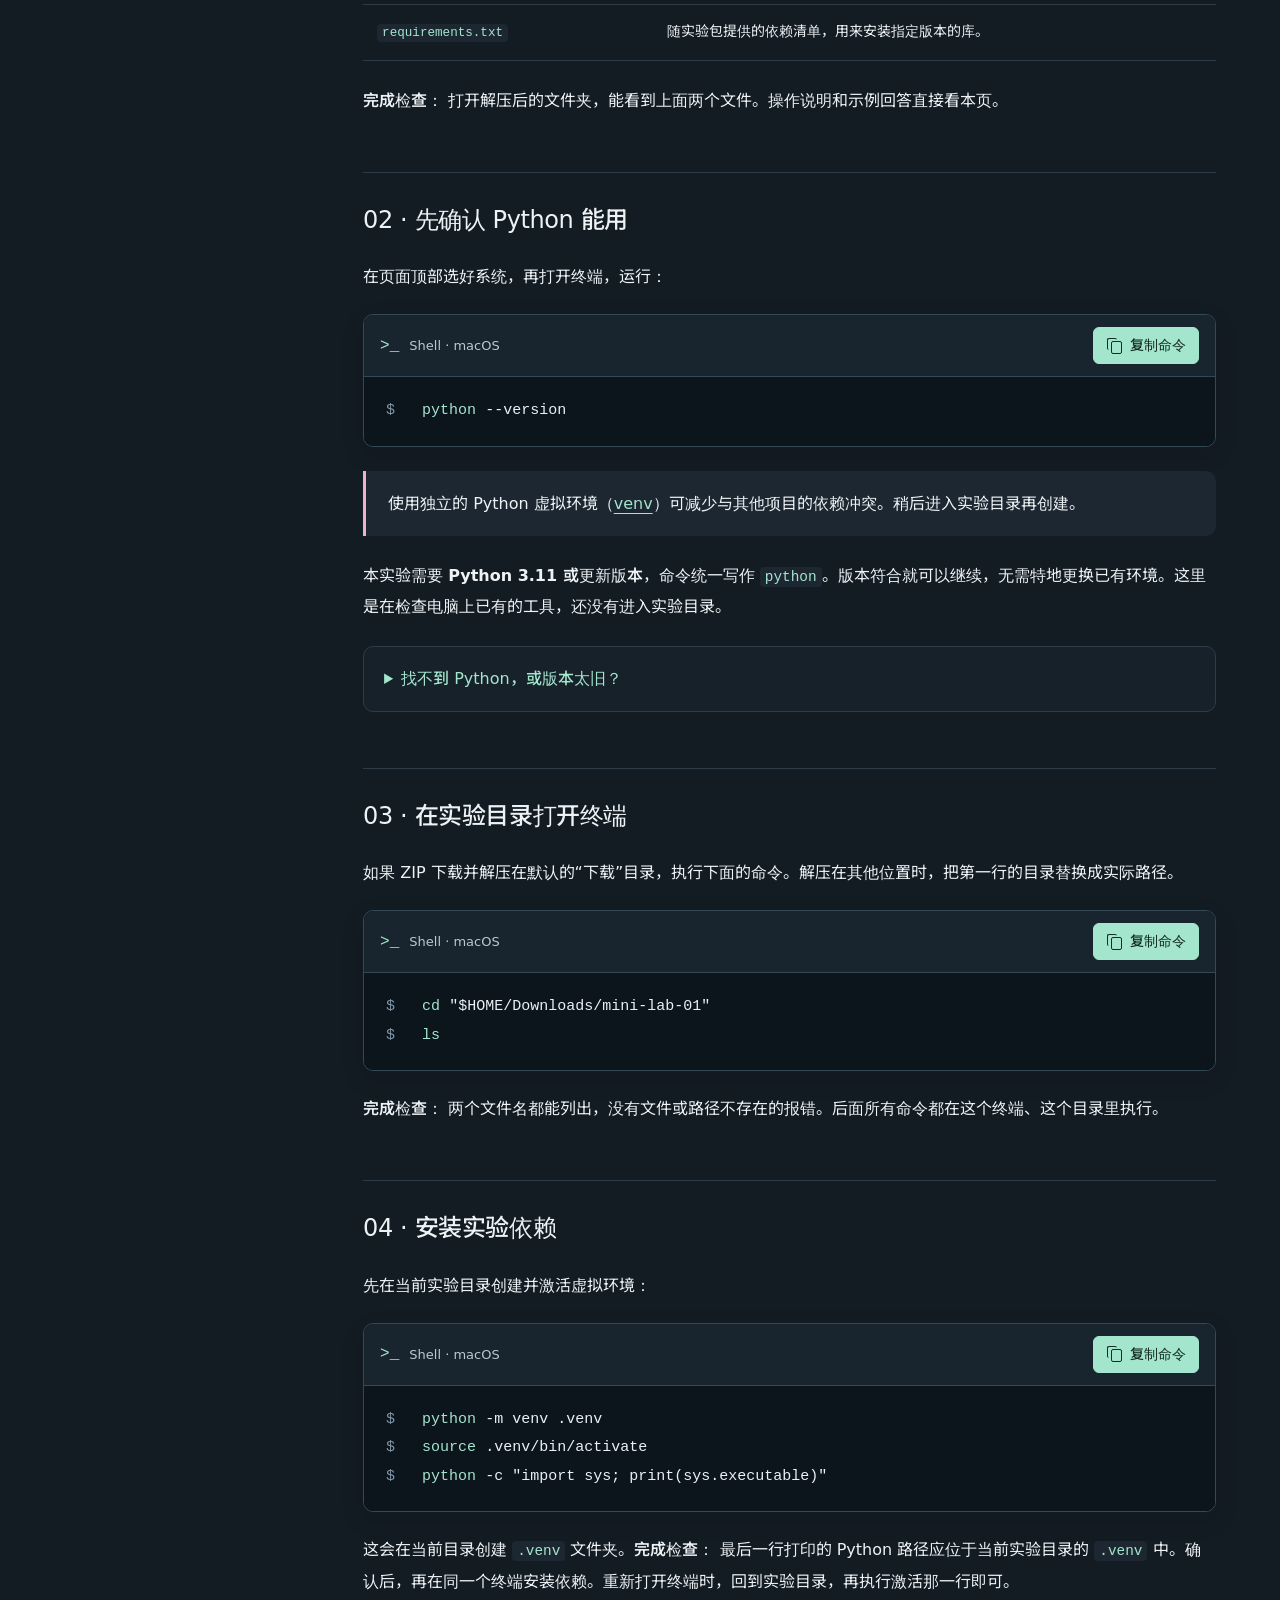
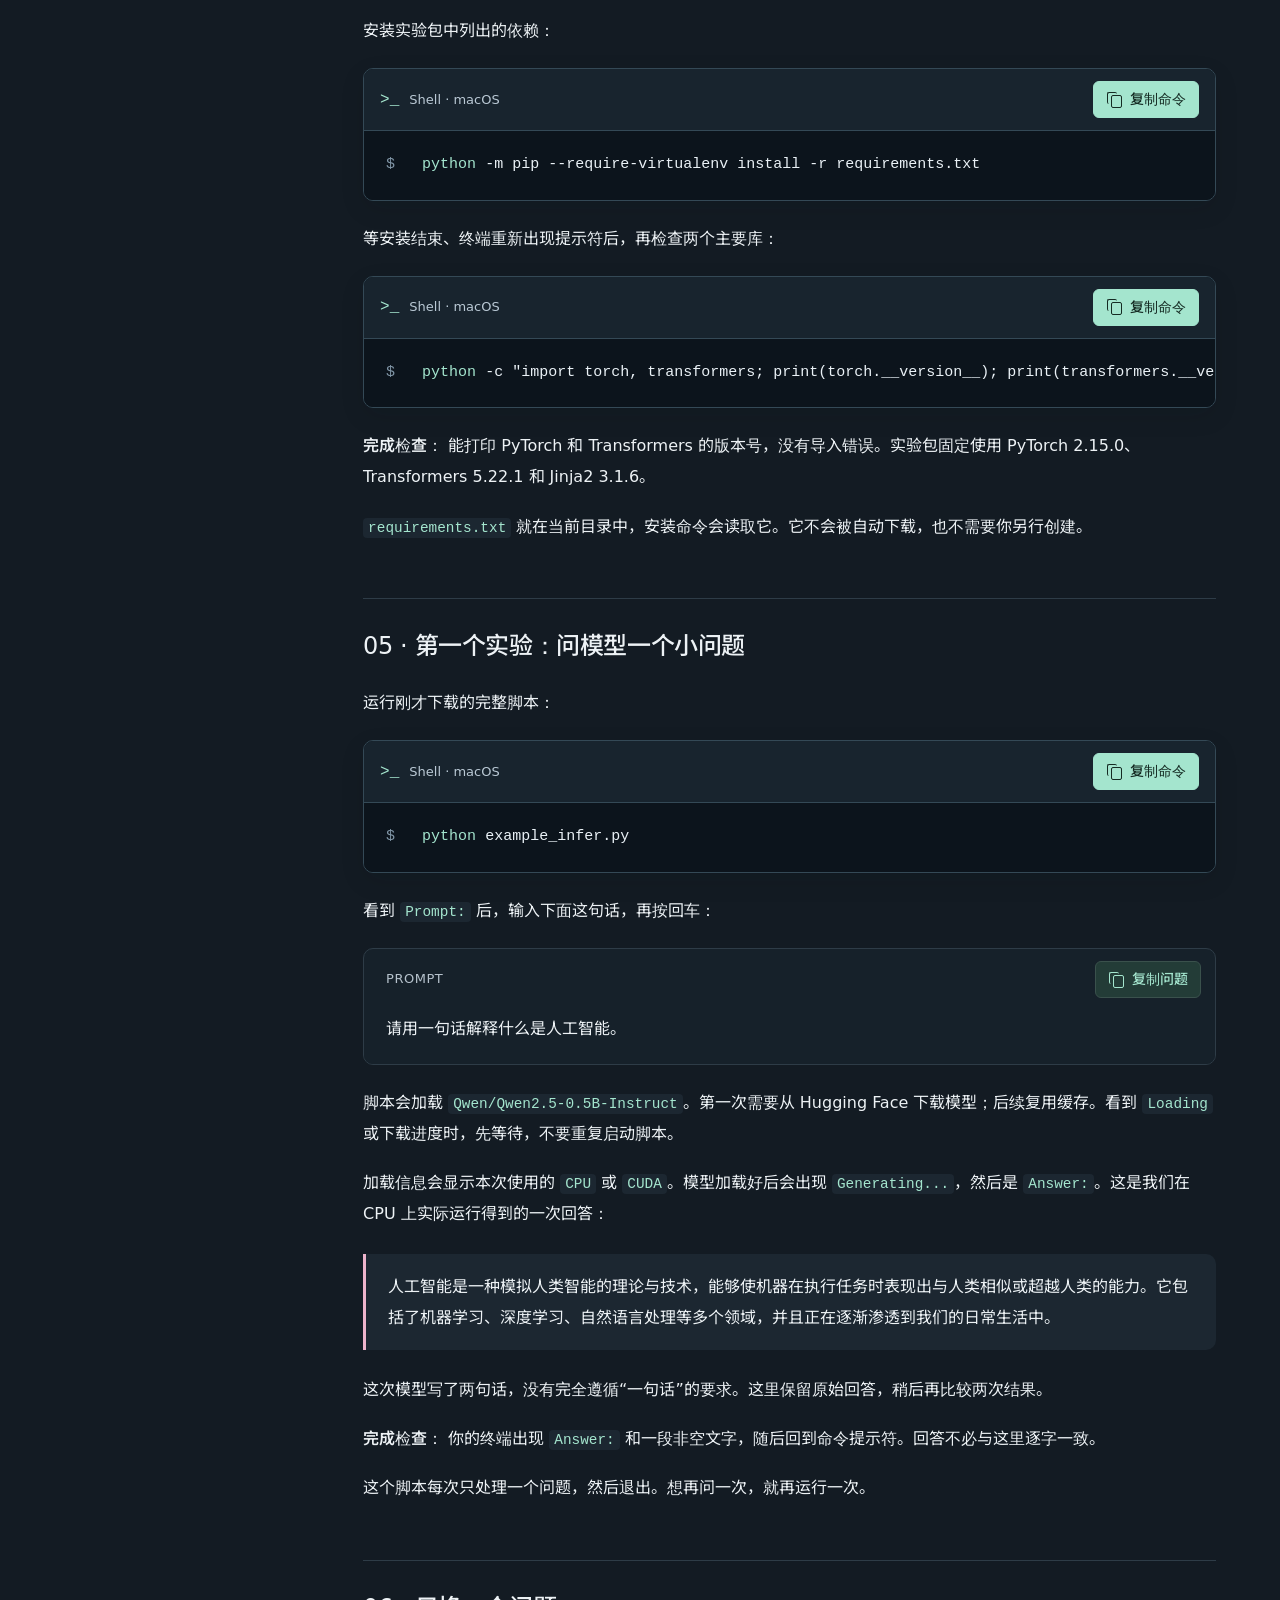
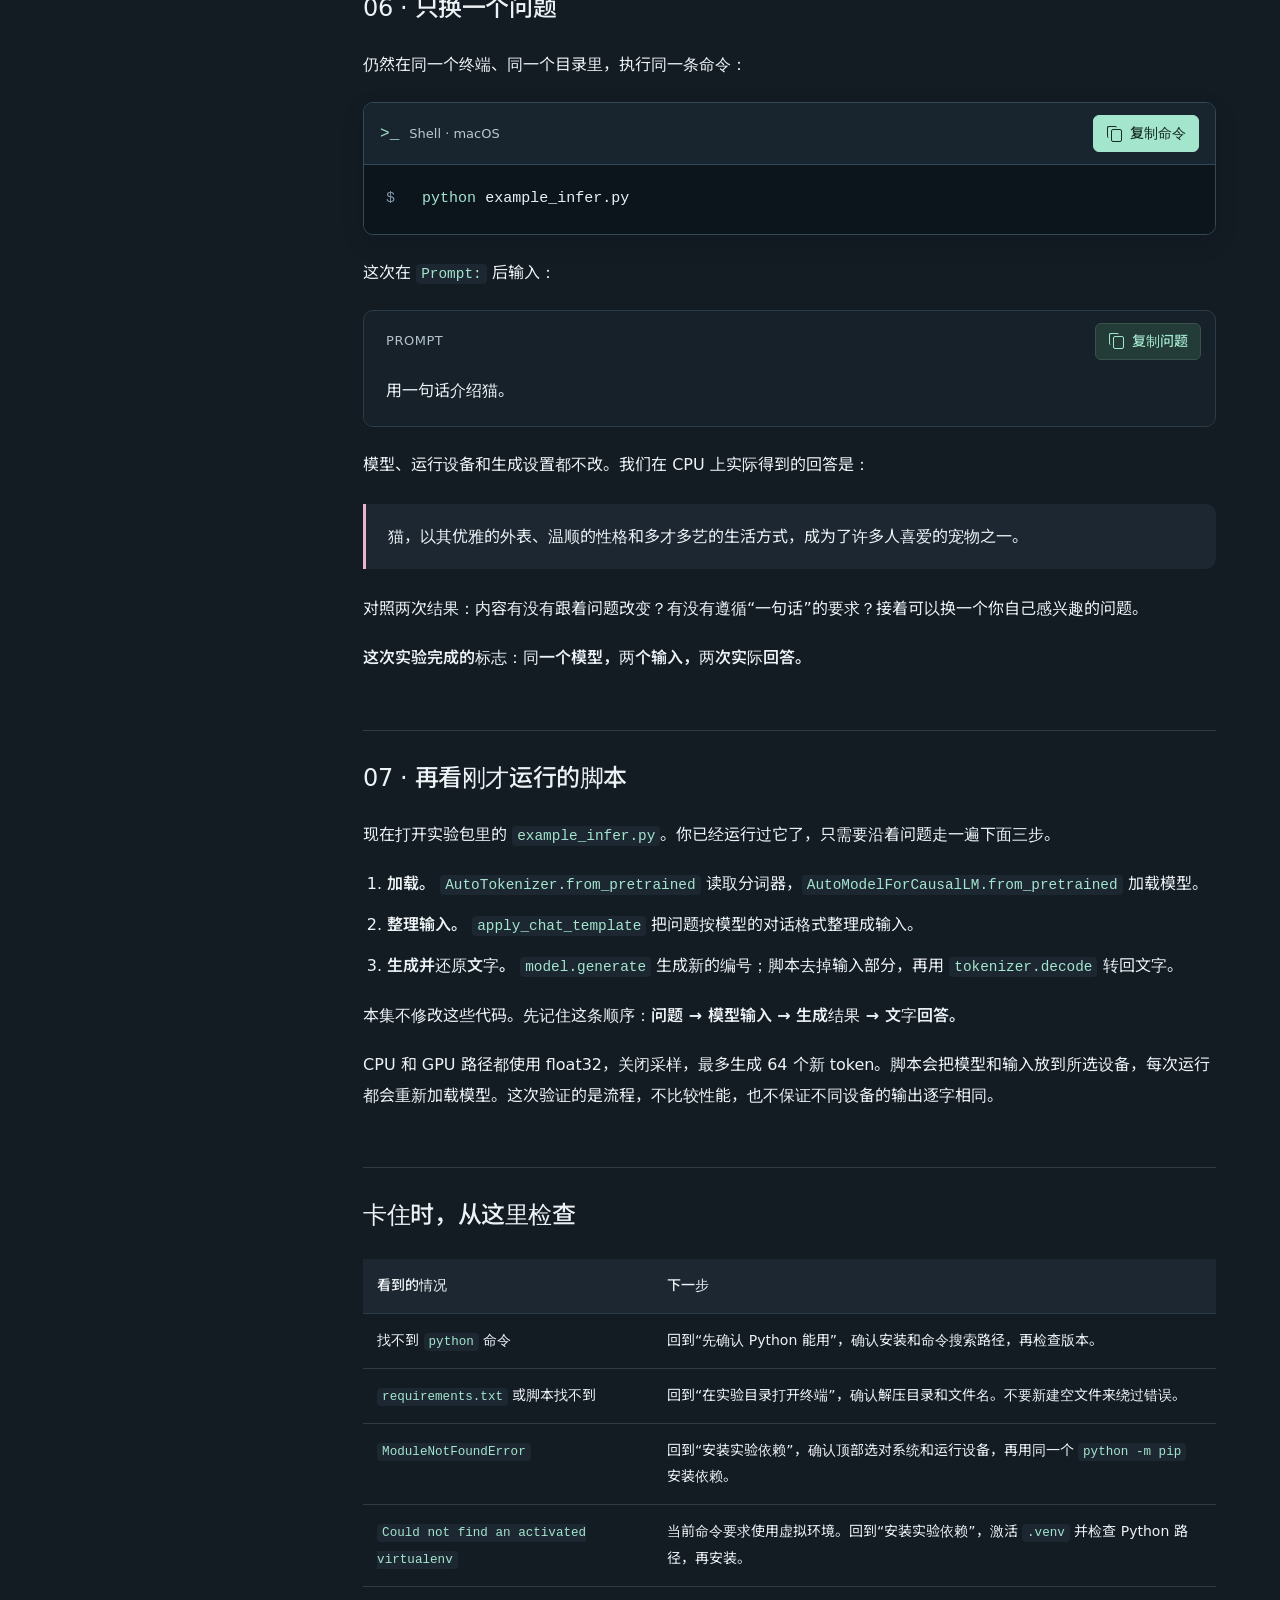
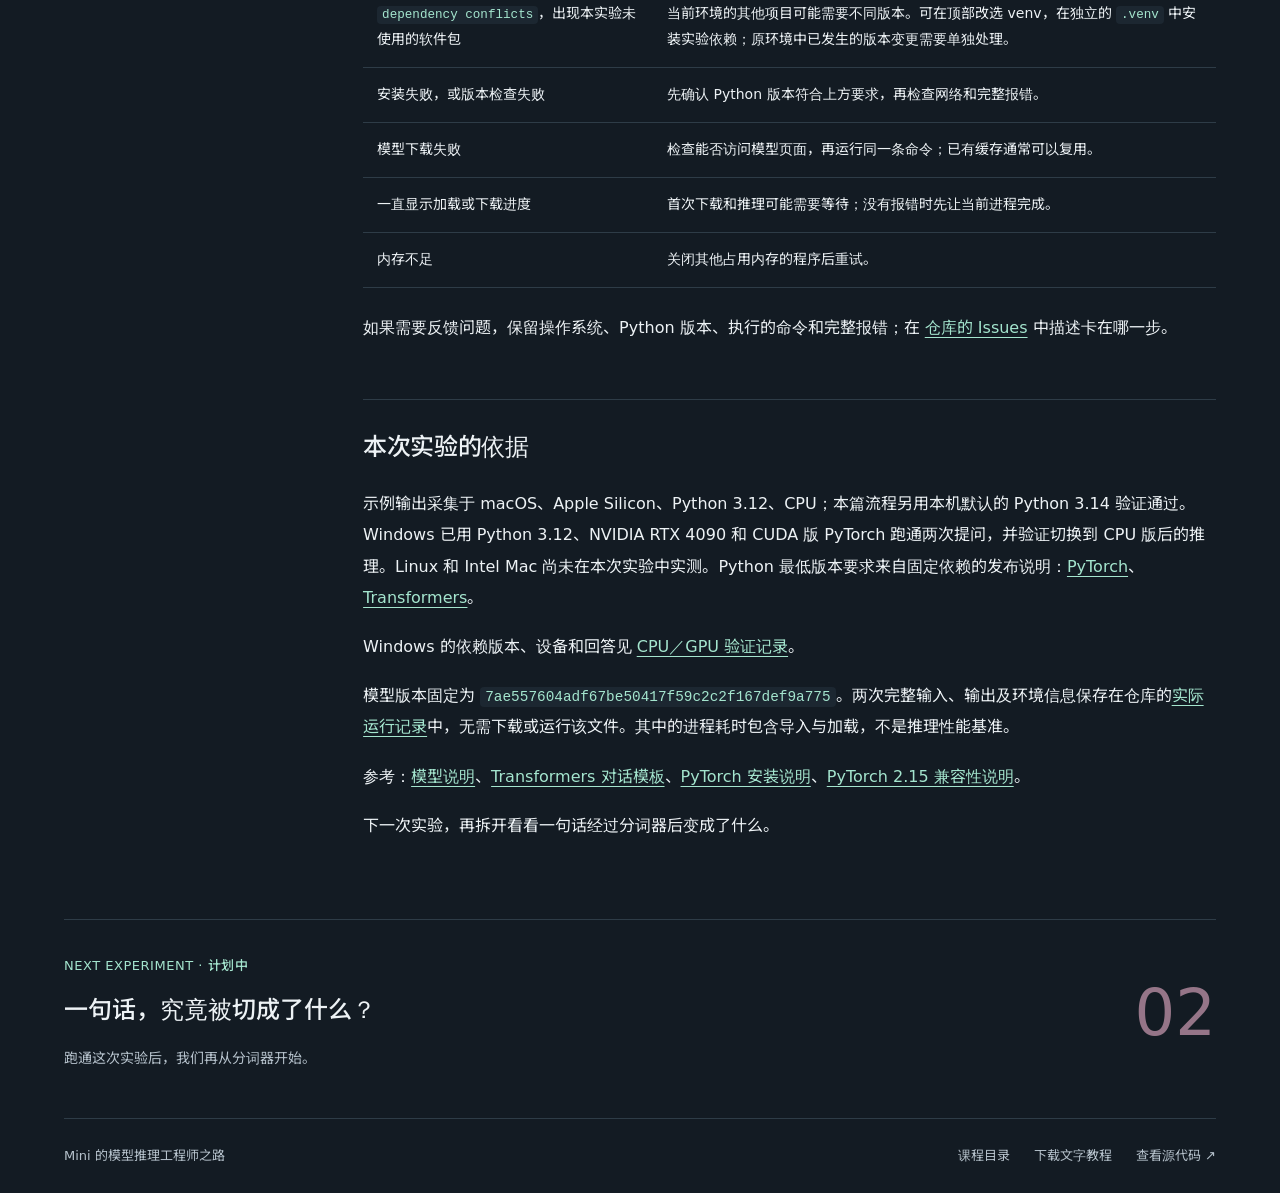
<file: docs/ep1/index.html>
<!doctype html>
<html lang="zh-CN">
<head>
  <meta charset="utf-8">
  <meta name="viewport" content="width=device-width, initial-scale=1">
  <meta name="robots" content="noindex">
  <title>进入实验 01 · Mini Inference Lab</title>
  <link rel="canonical" href="https://newbdez33.github.io/mini-inference-lab/1/">
  <script>location.replace("../1/" + location.search + location.hash);</script>
  <noscript><meta http-equiv="refresh" content="0; url=../1/"></noscript>
</head>
<body><p>实验 01 已移至新地址。<a href="../1/">进入实验 01</a></p></body>
</html>
</file>
<file: docs/assets/site.css>
@font-face {
  font-family: "Noto Sans SC";
  src: url("fonts/noto-sans-sc-lab.woff2") format("woff2");
  font-style: normal;
  font-weight: 100 900;
  font-display: swap;
}

:root {
  color-scheme: dark;
  --font-sans: system-ui, -apple-system, BlinkMacSystemFont, "Segoe UI", "PingFang SC", "Microsoft YaHei", "Noto Sans SC", sans-serif;
  --font-mono: ui-monospace, SFMono-Regular, Menlo, Consolas, "Liberation Mono", monospace;
  --paper: #131b23;
  --ink: #edf2f5;
  --muted: #b6c2cc;
  --line: #2e3c47;
  --accent: #a4e5ce;
  --pink: #edb3cb;
  --pink-soft: #3b2a37;
  --pink-line: #634452;
  --header: #17212a;
  --surface: #1c2731;
  --surface-inset: #16212a;
  --sample: #1b2b30;
  --soft: #233c37;
  --feature-border: #3a514c;
  --button: #a4e5ce;
  --button-ink: #152b23;
  --shadow: 0 12px 35px #0a11192c;
}
:root[data-theme="light"] {
  color-scheme: light;
  --paper: #f4f7f5;
  --ink: #243832;
  --muted: #586d64;
  --line: #cddcd3;
  --accent: #29624e;
  --pink: #974463;
  --pink-soft: #f3e3eb;
  --pink-line: #dfbdcb;
  --header: #f9fbf9;
  --surface: #ffffff;
  --surface-inset: #eef3f0;
  --sample: #e9f0ed;
  --soft: #e0efe7;
  --feature-border: #b8ccc0;
  --button: #2e6553;
  --button-ink: #ffffff;
  --shadow: 0 8px 30px #183e2d0a;
}
* { box-sizing: border-box; }
html { scroll-padding-top: 28px; }
body { margin: 0; background: var(--paper); color: var(--ink); font: 400 16px/1.75 var(--font-sans); font-synthesis: none; font-optical-sizing: auto; font-kerning: normal; -webkit-font-smoothing: auto; }
a { color: inherit; text-underline-offset: 4px; }
button, a { -webkit-tap-highlight-color: transparent; }
button { font: inherit; cursor: pointer; }
img { display: block; max-width: 100%; }
h1, h2, h3, p { margin-top: 0; }
:focus-visible { outline: 3px solid var(--accent); outline-offset: 5px; }
.skip-link { position: absolute; top: -100px; left: 20px; padding: 12px 18px; background: var(--ink); color: var(--paper); z-index: 10; }
.skip-link:focus { top: 12px; }
.site-header { display: flex; align-items: center; gap: 25px; height: 91px; padding: 0 5%; background: var(--header); border-bottom: 1px solid var(--line); }
.brand { display: inline-flex; align-items: center; gap: 12px; color: var(--ink); text-decoration: none; font-size: 30px; font-weight: 600; letter-spacing: -.6px; line-height: 1; }
.avatar { display: block; width: 56px; height: 56px; background: var(--pink-soft); border: 1px solid var(--pink-line); border-radius: 50%; overflow: hidden; flex: 0 0 auto; }
.avatar img { width: 100%; height: 100%; object-fit: contain; }
.brand-sub { display: block; margin-top: 6px; font-size: 12px; font-weight: 500; letter-spacing: .04em; }
.site-header nav { display: flex; align-items: center; gap: 25px; margin-left: auto; }
.site-header nav a { color: var(--muted); font-size: 14px; font-weight: 500; text-decoration: none; }
.site-header nav a[aria-current] { color: var(--ink); }
.site-header nav a:hover { color: var(--accent); }
.theme-toggle { display: inline-flex; align-items: center; justify-content: center; gap: 7px; min-height: 40px; padding: 7px 12px; border: 1px solid var(--line); border-radius: 7px; background: var(--surface); color: var(--muted); font: 500 14px/1.5 var(--font-sans); }
.theme-toggle:hover { color: var(--ink); border-color: var(--accent); }
.theme-toggle [data-theme-icon] { font: 18px/1 sans-serif; }
.eyebrow { margin: 0 0 22px; color: var(--accent); font-size: 13px; font-weight: 500; line-height: 1.6; letter-spacing: .04em; }
.accent { color: var(--pink); }
.title-phrase { display: inline-block; }
.button { display: inline-flex; align-items: center; justify-content: space-between; gap: 33px; min-height: 48px; padding: 13px 22px; background: var(--button); color: var(--button-ink); border-radius: 8px; font-size: 16px; font-weight: 500; text-decoration: none; }
.button:hover { filter: brightness(.93); }
.button > span { font-size: 18px; }
.tags { display: flex; flex-wrap: wrap; gap: 7px; list-style: none; padding: 0; margin: 22px 0 30px; }
.tags li { font-size: 13px; line-height: 1.5; padding: 5px 9px; border: 1px solid var(--line); border-radius: 4px; color: var(--muted); }
.status-dot { display: inline-flex; align-items: center; gap: 7px; color: var(--accent); font-size: 13px; font-weight: 500; }
.status-dot::before { content: ""; width: 5px; height: 5px; border-radius: 50%; background: currentColor; }
.section-label { display: flex; align-items: center; justify-content: space-between; gap: 20px; margin-bottom: 20px; }
.section-label h2 { margin: 0; font-size: 22px; font-weight: 500; line-height: 1.6; }
.section-label > span { color: var(--muted); font-size: 13px; line-height: 1.7; }
.lesson-copy { color: var(--muted); font-size: 16px; line-height: 1.9; margin-bottom: 0; }
.experiment-time { display: flex; flex-wrap: wrap; align-items: baseline; gap: 4px 12px; margin: 16px 0 0; color: var(--muted); font-size: 13px; line-height: 1.8; }
.experiment-time strong { color: var(--accent); font-size: 14px; font-weight: 500; white-space: nowrap; }
.planned-heading { display: flex; align-items: center; justify-content: space-between; gap: 16px; }
.planned-heading h2 { margin: 0; font-size: 16px; font-weight: 500; }
.planned-heading > span { color: var(--muted); font-size: 13px; line-height: 1.8; }
.site-footer { display: flex; justify-content: space-between; gap: 20px; margin-inline: 5%; padding: 25px 0; border-top: 1px solid var(--line); color: var(--muted); font-size: 13px; line-height: 1.8; }
.site-footer a { text-decoration: none; }
.site-footer > div { display: flex; flex-wrap: wrap; gap: 10px 24px; }
.sr-only { position: absolute; width: 1px; height: 1px; padding: 0; margin: -1px; overflow: hidden; clip: rect(0,0,0,0); white-space: nowrap; border: 0; }

.lab-layout { max-width: 1280px; margin: auto; padding: 0 5% 46px; }
.lab-hero { display: grid; grid-template-columns: 1.2fr 1fr; gap: 6%; padding: 49px 0 41px; align-items: center; }
.lab-hero-copy .eyebrow { display: flex; align-items: center; gap: 8px; font-size: 14px; letter-spacing: 0; margin-bottom: 17px; }
.hero-dot { width: 6px; height: 6px; border-radius: 50%; background: var(--pink); }
.lab-hero h1 { font-family: "Noto Sans SC", var(--font-sans); font-size: clamp(32px, 3.4vw, 46px); font-weight: 350; letter-spacing: -.8px; line-height: 1.5; margin-bottom: 20px; }
.lab-hero-copy > p:last-child { color: var(--muted); line-height: 1.9; margin-bottom: 0; }
.lab-sample { background: var(--sample); border: 1px solid var(--line); border-radius: 16px; padding: 22px 24px; }
.sample-label { display: flex; align-items: center; justify-content: space-between; font-size: 13px; font-weight: 500; color: var(--muted); margin-bottom: 19px; }
.sample-label > span:last-child { font-size: 20px; line-height: .6; color: var(--pink); }
.sample-question { font-size: 16px; font-weight: 500; margin-bottom: 17px; }
.sample-answer { display: flex; align-items: flex-start; gap: 11px; background: var(--surface-inset); padding: 15px; border: 1px solid var(--line); border-radius: 10px; }
.sample-answer p { font-size: 16px; line-height: 1.85; margin: 0; }
.model-symbol { display: inline-flex; width: 27px; height: 27px; align-items: center; justify-content: center; flex: 0 0 auto; font-size: 13px; font-weight: 600; line-height: 1; background: var(--pink-soft); color: var(--pink); border-radius: 6px; }
.sample-model { display: block; font-size: 13px; line-height: 1.8; color: var(--muted); margin-top: 13px; }
.lab-catalog .section-label { margin-bottom: 19px; align-items: flex-end; }
.lab-catalog .section-label .eyebrow { margin-bottom: 7px; }
.lab-feature { display: grid; grid-template-columns: 1.05fr 1fr; overflow: hidden; background: var(--surface); border: 1px solid var(--feature-border); border-radius: 17px; box-shadow: var(--shadow); }
.lab-feature-copy { padding: 27px 32px 30px; }
.feature-eyebrow { display: flex; align-items: center; justify-content: space-between; margin-bottom: 22px; }
.chapter-label { font-size: 14px; font-weight: 500; background: var(--pink-soft); border: 1px solid var(--pink-line); color: var(--pink); padding: 5px 9px; border-radius: 5px; }
.feature-number { color: var(--muted); font-size: 13px; font-weight: 500; line-height: 1.5; letter-spacing: .04em; font-variant-numeric: tabular-nums; margin-bottom: 8px; }
.lab-feature h3 { font-size: 30px; line-height: 1.5; font-weight: 500; letter-spacing: -.5px; margin-bottom: 13px; }
.lab-feature .tags { margin: 18px 0 22px; }
.lab-feature .button { gap: 40px; }
.lab-recipe { margin: 18px 18px 18px 0; padding: 27px 28px 19px; border-radius: 10px; background: var(--surface-inset); }
.recipe-title { color: var(--muted); font-size: 14px; font-weight: 500; }
.lab-recipe ol { list-style: none; padding: 0; margin: 23px 0 17px; }
.lab-recipe li { display: flex; gap: 14px; margin-bottom: 23px; }
.lab-recipe li > span { display: flex; align-items: center; justify-content: center; width: 32px; height: 32px; flex: 0 0 auto; background: var(--soft); border-radius: 50%; color: var(--accent); font-size: 13px; font-weight: 500; line-height: 1; font-variant-numeric: tabular-nums; }
.lab-recipe strong { display: block; font-size: 16px; line-height: 1.6; font-weight: 500; }
.lab-recipe li p { color: var(--muted); font-size: 14px; line-height: 1.85; margin: 5px 0 0; }
.recipe-bottom { border-top: 1px solid var(--line); padding-top: 15px; margin: 0; font-size: 13px; line-height: 1.8; color: var(--muted); }
.lab-roadmap .planned-heading { margin: 28px 0 16px; }
.path-grid { display: grid; grid-template-columns: repeat(4, 1fr); gap: 13px; }
.path-grid article { border: 1px solid var(--line); border-radius: 11px; padding: 19px 18px; background: var(--surface-inset); }
.path-top { display: flex; align-items: center; justify-content: space-between; margin-bottom: 20px; color: var(--muted); font-size: 13px; }
.path-icon { font: 24px/1 var(--font-mono); color: var(--accent); }
.path-grid h3 { font-size: 16px; font-weight: 500; margin-bottom: 8px; }
.path-grid p { font-size: 14px; color: var(--muted); margin: 0; line-height: 1.8; }

.lesson-layout { max-width: 1280px; margin: auto; padding: 0 5%; }
.breadcrumb { display: flex; align-items: center; gap: 13px; padding-top: 28px; color: var(--muted); font-size: 13px; }
.breadcrumb a { text-decoration: none; }
.lesson-hero { display: grid; grid-template-columns: 1.1fr 1fr; align-items: center; gap: 6%; padding: 38px 0 48px; border-bottom: 1px solid var(--line); }
.lesson-hero .eyebrow { color: var(--pink); margin-bottom: 16px; }
.lesson-hero h1 { font-family: "Noto Sans SC", var(--font-sans); font-size: clamp(32px, 3.3vw, 44px); font-weight: 400; line-height: 1.5; letter-spacing: -.8px; margin: 0; text-wrap: balance; }
.hero-description { color: var(--muted); font-size: 16px; line-height: 1.9; margin: 20px 0; }
:is(.platform-switcher, .device-switcher, .environment-switcher) { display: flex; flex-wrap: wrap; align-items: center; gap: 8px 14px; margin: 20px 0; }
:is(.platform-switcher, .device-switcher, .environment-switcher)[hidden] { display: none; }
:is(.platform-switcher, .device-switcher, .environment-switcher) > span { color: var(--muted); font-size: 14px; }
:is(.platform-options, .device-options, .environment-options) { display: inline-flex; gap: 3px; padding: 4px; border: 1px solid var(--line); border-radius: 9px; background: var(--surface-inset); }
:is(.platform-options, .device-options, .environment-options) button { border: 0; border-radius: 5px; background: transparent; color: var(--muted); padding: 7px 12px; min-height: 36px; font: 500 14px/1.5 var(--font-sans); }
:is(.platform-options, .device-options, .environment-options) button[aria-checked="true"] { color: var(--accent); background: var(--soft); box-shadow: inset 0 0 0 1px var(--feature-border); }
:is(.platform-options, .device-options, .environment-options) button:hover { color: var(--ink); }
.hero-actions { display: flex; flex-wrap: wrap; align-items: center; gap: 16px 24px; margin-top: 24px; }
.secondary-link { color: var(--accent); font-size: 14px; text-decoration: none; }
.lesson-hero .tags { margin: 24px 0 0; }
.lesson-sample { align-self: center; }
.tutorial-layout { display: grid; grid-template-columns: 230px minmax(0, 1fr); gap: 6%; align-items: start; padding: 42px 0 60px; }
.sidebar { position: sticky; top: 24px; max-height: calc(100vh - 48px); overflow-y: auto; }
.nav-label { margin: 0 0 16px; font-size: 14px; font-weight: 500; color: var(--pink); }
.toc ul { list-style: none; padding: 0; margin: 0; }
.toc > ul > li { margin: 4px 0; }
.toc a { display: block; padding: 10px 12px; border-left: 2px solid transparent; border-radius: 0 5px 5px 0; color: var(--muted); font-size: 14px; line-height: 1.65; text-decoration: none; }
.toc a:hover, .toc a[aria-current="location"] { color: var(--accent); border-left-color: var(--accent); background: var(--soft); }
.sidebar-note { border-top: 1px solid var(--line); padding: 22px 12px 0; margin: 24px 0 0; color: var(--muted); font-size: 13px; line-height: 1.8; }
.tutorial { min-width: 0; font-size: 16px; line-height: 1.95; }
.tutorial > p:first-child { margin-top: 0; font-size: 18px; line-height: 1.85; }
.tutorial p { margin: 18px 0; }
.tutorial h2 { margin: 56px 0 22px; padding-top: 28px; border-top: 1px solid var(--line); font-size: 24px; font-weight: 500; line-height: 1.6; letter-spacing: -.4px; }
.tutorial h2:first-of-type { margin-top: 36px; }
.tutorial strong { font-weight: 600; }
.tutorial a { color: var(--accent); overflow-wrap: anywhere; }
.tutorial ul, .tutorial ol { padding-left: 24px; }
.tutorial li { margin: 10px 0; }
code { font-family: var(--font-mono); font-size: .9em; background: var(--surface); color: var(--accent); padding: 2px 5px; border-radius: 4px; overflow-wrap: anywhere; }
pre { background: var(--surface-inset); color: var(--ink); padding: 20px 22px; border: 1px solid var(--line); border-radius: 10px; overflow-x: auto; font: 14px/1.85 var(--font-mono); margin: 22px 0; tab-size: 4; }
pre code { font: inherit; background: none; color: inherit; padding: 0; border-radius: 0; overflow-wrap: normal; white-space: pre; }
pre code.language-text:not(.file-tree) { font: 16px/1.85 var(--font-sans); }
.code-block { margin: 22px 0; border: 1px solid var(--line); border-radius: 10px; background: var(--surface-inset); overflow: hidden; }
.code-block pre { border: 0; border-radius: 0; margin: 0; padding-top: 16px; }
.code-toolbar { display: flex; align-items: center; justify-content: space-between; gap: 12px; padding: 12px 14px 0 22px; color: var(--muted); font-size: 13px; line-height: 1.7; letter-spacing: .04em; }
.copy-button { display: inline-flex; align-items: center; justify-content: center; gap: 8px; color: var(--accent); background: var(--soft); border: 1px solid var(--feature-border); border-radius: 6px; padding: 7px 12px; font: 500 14px/1.5 var(--font-sans); letter-spacing: 0; min-width: 106px; min-height: 36px; flex-shrink: 0; }
.copy-button:hover { border-color: var(--accent); }
.copy-icon { position: relative; display: inline-block; width: 15px; height: 16px; flex: 0 0 auto; }
.copy-icon::before, .copy-icon::after { content: ""; position: absolute; width: 9px; height: 11px; border: 1.5px solid currentColor; border-radius: 2px; }
.copy-icon::before { left: 0; top: 0; border-right: 0; border-bottom: 0; }
.copy-icon::after { right: 0; bottom: 0; }
.command-block { color-scheme: dark; background: #0c141c; border-color: #344956; box-shadow: 0 8px 24px #0810171a; }
.command-block .code-toolbar { padding: 12px 16px; background: #18242e; border-bottom: 1px solid #344956; color: #bac9d5; letter-spacing: 0; gap: 12px; }
.terminal-title { display: inline-flex; align-items: center; gap: 10px; min-width: 0; font-size: 13px; line-height: 1.5; }
.terminal-icon { color: #a4e5ce; font: 500 16px/1 var(--font-mono); flex-shrink: 0; }
.command-block .copy-button { background: #a4e5ce; border-color: #a4e5ce; color: #152b23; }
.command-block .copy-button:hover { background: #c2f1df; border-color: #c2f1df; }
.command-block .copy-button:focus-visible { outline-color: #edb3cb; }
.command-block pre { background: #0c141c; color: #eaf1f6; padding: 20px 22px; font-size: 15px; line-height: 1.9; }
.command-line::before { content: attr(data-prompt); display: inline-block; width: 36px; color: #8196a7; user-select: none; }
.command-name { color: #a4e5ce; }
.platform-commands.is-enhanced .platform-label { display: none; }
.platform-commands.is-enhanced > [data-platforms] > p { margin: 0; padding: 0 22px 18px; color: #bac9d5; font-size: 14px; line-height: 1.8; }
.platform-commands.is-enhanced > [data-platforms] > p code { color: #a4e5ce; background: #18242e; }
.tutorial [data-platforms][hidden], .tutorial [data-devices][hidden], .tutorial [data-environments][hidden] { display: none; }
.tutorial table { border-collapse: collapse; width: 100%; margin: 24px 0; font-size: 14px; line-height: 1.85; }
.tutorial th, .tutorial td { border-bottom: 1px solid var(--line); padding: 14px; text-align: left; vertical-align: top; }
.tutorial th { font-weight: 500; background: var(--surface); }
.tutorial td:first-child { width: 34%; }
.tutorial td { overflow-wrap: anywhere; }
.tutorial blockquote { margin: 24px 0; border-left: 3px solid var(--pink); padding: 12px 22px; background: var(--surface); border-radius: 0 10px 10px 0; }
.tutorial blockquote p { margin: 5px 0; }
.tutorial a[href$="mini-lab-01.zip"] { display: inline-block; background: var(--button); color: var(--button-ink); border-radius: 7px; padding: 10px 18px; text-decoration: none; font-size: 16px; font-weight: 500; }
.tutorial details { margin: 24px 0; border: 1px solid var(--line); border-radius: 10px; background: var(--surface-inset); padding: 0 20px; }
.tutorial summary { color: var(--accent); cursor: pointer; font-size: 16px; font-weight: 500; padding: 16px 0; }
.tutorial details[open] { padding-bottom: 12px; }
.next-experiment { border-top: 1px solid var(--line); padding: 36px 0 48px; display: flex; justify-content: space-between; align-items: center; gap: 24px; }
.next-experiment .eyebrow { margin-bottom: 12px; }
.next-experiment h2 { font-size: 24px; font-weight: 500; margin: 0; }
.next-experiment p:last-child { color: var(--muted); font-size: 14px; margin: 15px 0 0; }
.next-experiment > span { font-size: 64px; font-weight: 500; color: var(--pink); opacity: .6; }

@media (min-width: 1500px) {
  .site-header { padding-inline: max(5%, calc((100vw - 1190px) / 2)); }
}
@media (max-width: 1000px) {
  .lab-hero { grid-template-columns: 1.05fr 1fr; gap: 5%; }
  .lab-hero h1 { font-size: 36px; }
  .lab-feature-copy { padding: 25px; }
  .lab-recipe { padding-inline: 22px; }
  .tutorial-layout { grid-template-columns: 205px minmax(0, 1fr); gap: 30px; }
  .lesson-hero { gap: 32px; }
}
@media (max-width: 800px) {
  .lesson-hero { grid-template-columns: 1fr; gap: 28px; }
  .lesson-sample { max-width: 600px; }
  .tutorial-layout { grid-template-columns: 1fr; gap: 32px; }
  .sidebar { position: static; max-height: none; border-bottom: 1px solid var(--line); padding-bottom: 24px; }
  .toc ul { display: grid; grid-template-columns: 1fr 1fr; gap: 4px 12px; }
  .toc a { padding: 8px; }
  .sidebar-note { display: none; }
}
@media (max-width: 760px) {
  .site-header { height: 79px; padding-inline: 6%; }
  .brand { font-size: 26px; gap: 9px; }
  .avatar { width: 48px; height: 48px; }
  .site-header nav { gap: 17px; }
  .lab-layout { padding: 0 6% 35px; }
  .lab-hero { grid-template-columns: 1fr 1fr; gap: 25px; padding: 32px 0; }
  .lab-hero h1 { font-size: 32px; }
  .lab-sample { padding: 18px; }
  .lab-catalog .section-label h2 { font-size: 19px; }
  .lab-feature { grid-template-columns: 1fr 1fr; }
  .lab-feature-copy { padding: 23px; }
  .lab-feature h3 { font-size: 27px; }
  .lab-recipe { margin: 13px 13px 13px 0; padding-inline: 20px; }
  .lab-recipe li { gap: 11px; margin-bottom: 24px; }
  .path-grid { grid-template-columns: repeat(2, 1fr); }
  .lesson-layout { padding-inline: 6%; }
}
@media (max-width: 540px) {
  .site-header { gap: 16px; }
  .site-header nav { gap: 12px; }
  .site-header .nav-catalog, .site-header .nav-roadmap { display: none; }
  .brand { font-size: 25px; }
  .theme-toggle { gap: 5px; padding: 6px 9px; }
  .lab-hero { display: block; padding: 31px 0 32px; }
  .lab-hero h1 { font-size: 34px; line-height: 1.5; margin-bottom: 14px; }
  .lab-hero-copy .eyebrow { margin-bottom: 14px; }
  .lab-sample { margin-top: 23px; padding: 19px 20px; }
  .sample-label { margin-bottom: 15px; }
  .sample-question { margin-bottom: 12px; }
  .lab-catalog .section-label { align-items: flex-start; flex-direction: column; gap: 5px; }
  .lab-feature { display: block; }
  .lab-feature-copy { padding: 24px 22px; }
  .lab-feature .button { width: 100%; }
  .tags { gap: 6px; }
  .tags li { padding-inline: 7px; }
  .lab-recipe { margin: 0 13px 13px; padding: 22px 20px; }
  .lab-recipe ol { margin-top: 19px; }
  .lab-recipe li { margin-bottom: 19px; }
  .lab-roadmap .planned-heading { display: block; }
  .lab-roadmap .planned-heading > span { display: block; margin-top: 7px; }
  .path-grid { gap: 10px; }
  .path-grid article { padding: 17px 15px; }
  .site-footer { flex-direction: column; gap: 8px; margin-inline: 6%; }
  .lesson-hero { padding: 28px 0 36px; }
  .lesson-hero h1 { font-size: 34px; }
  .lesson-sample { margin-top: 0; }
  .hero-actions .button { gap: 18px; }
  .tutorial h2 { font-size: 22px; margin-top: 42px; }
  .tutorial th, .tutorial td { padding: 12px 8px; }
  .tutorial details { padding-inline: 14px; }
  .code-toolbar { padding-left: 16px; }
  .code-block pre { padding-inline: 16px; }
  .command-block .code-toolbar { padding-inline: 14px; }
  .terminal-title { gap: 7px; }
  .platform-commands.is-enhanced > [data-platforms] > p { padding-inline: 16px; }
  .next-experiment h2 { font-size: 21px; }
  .next-experiment > span { font-size: 44px; }
}
@media (max-width: 400px) {
  .site-header .nav-github { display: none; }
}
@media (prefers-reduced-motion: no-preference) {
  html { scroll-behavior: smooth; }
}
</file>
